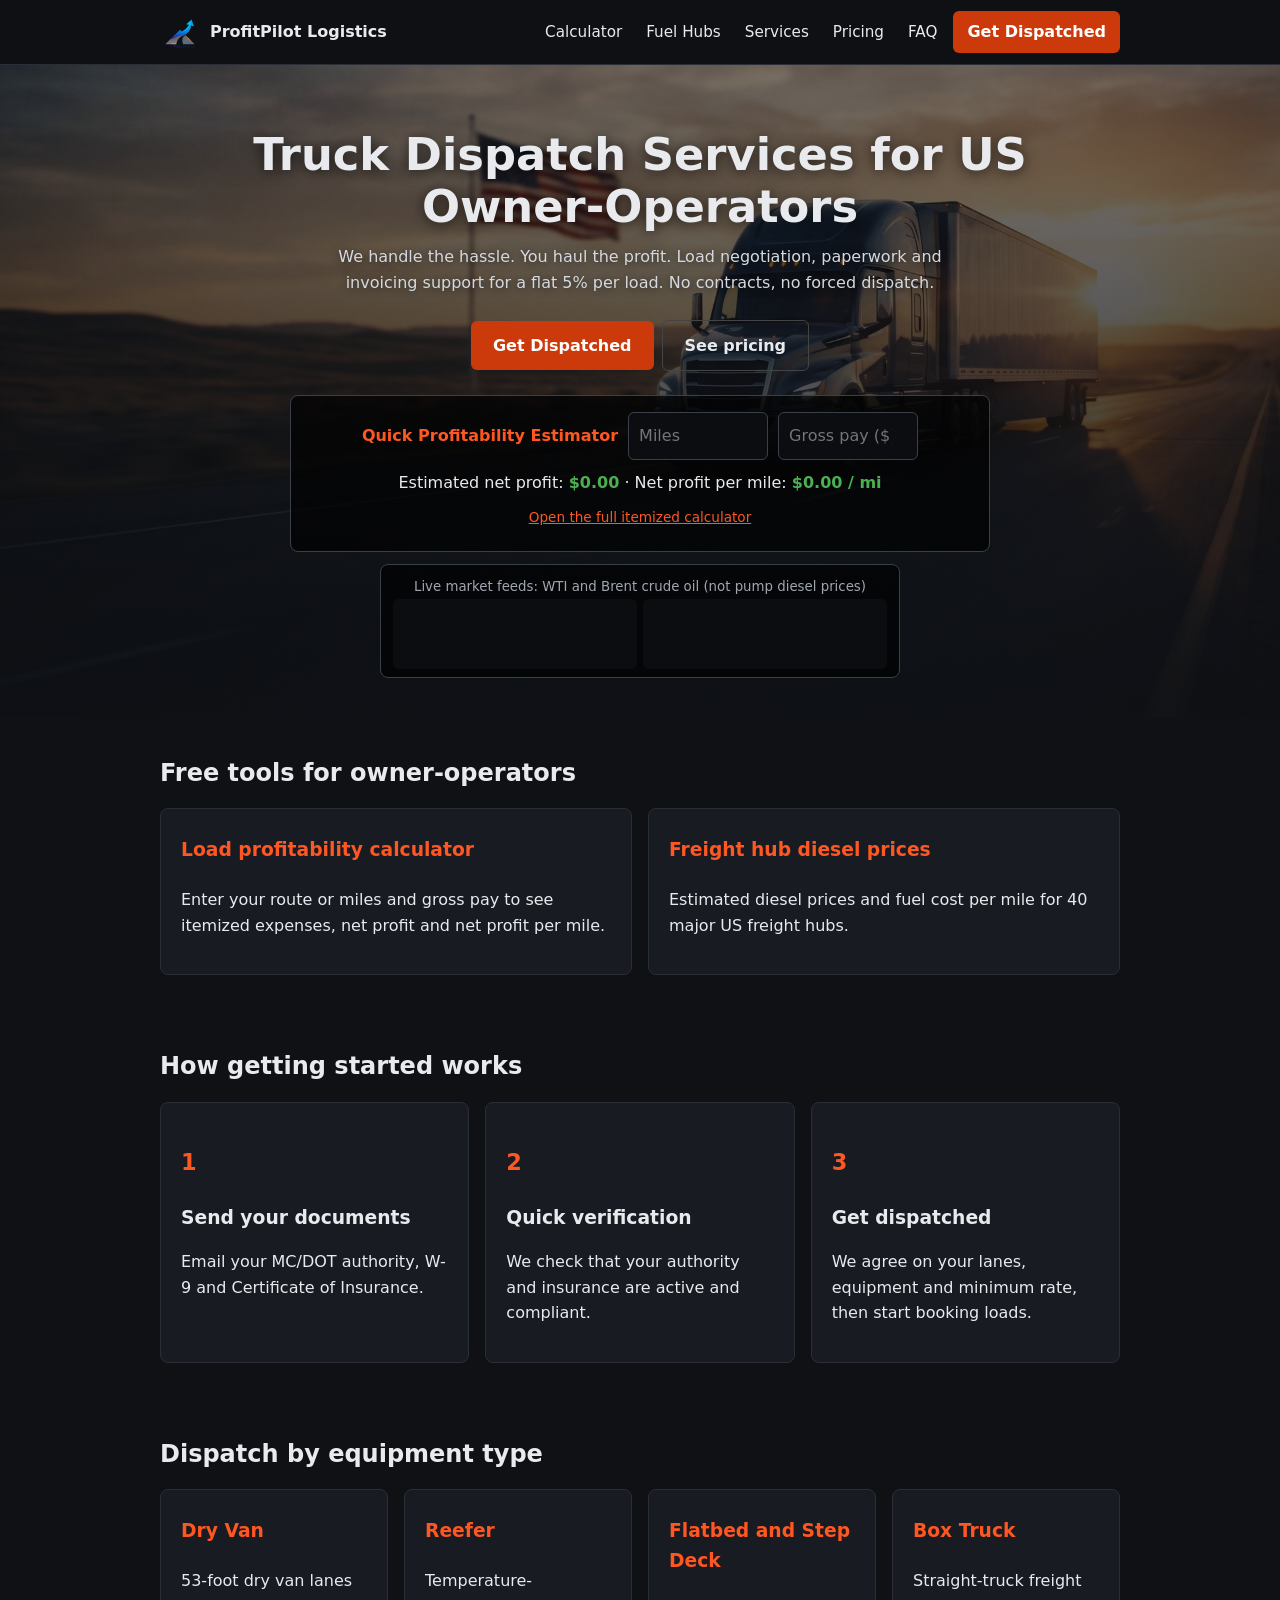
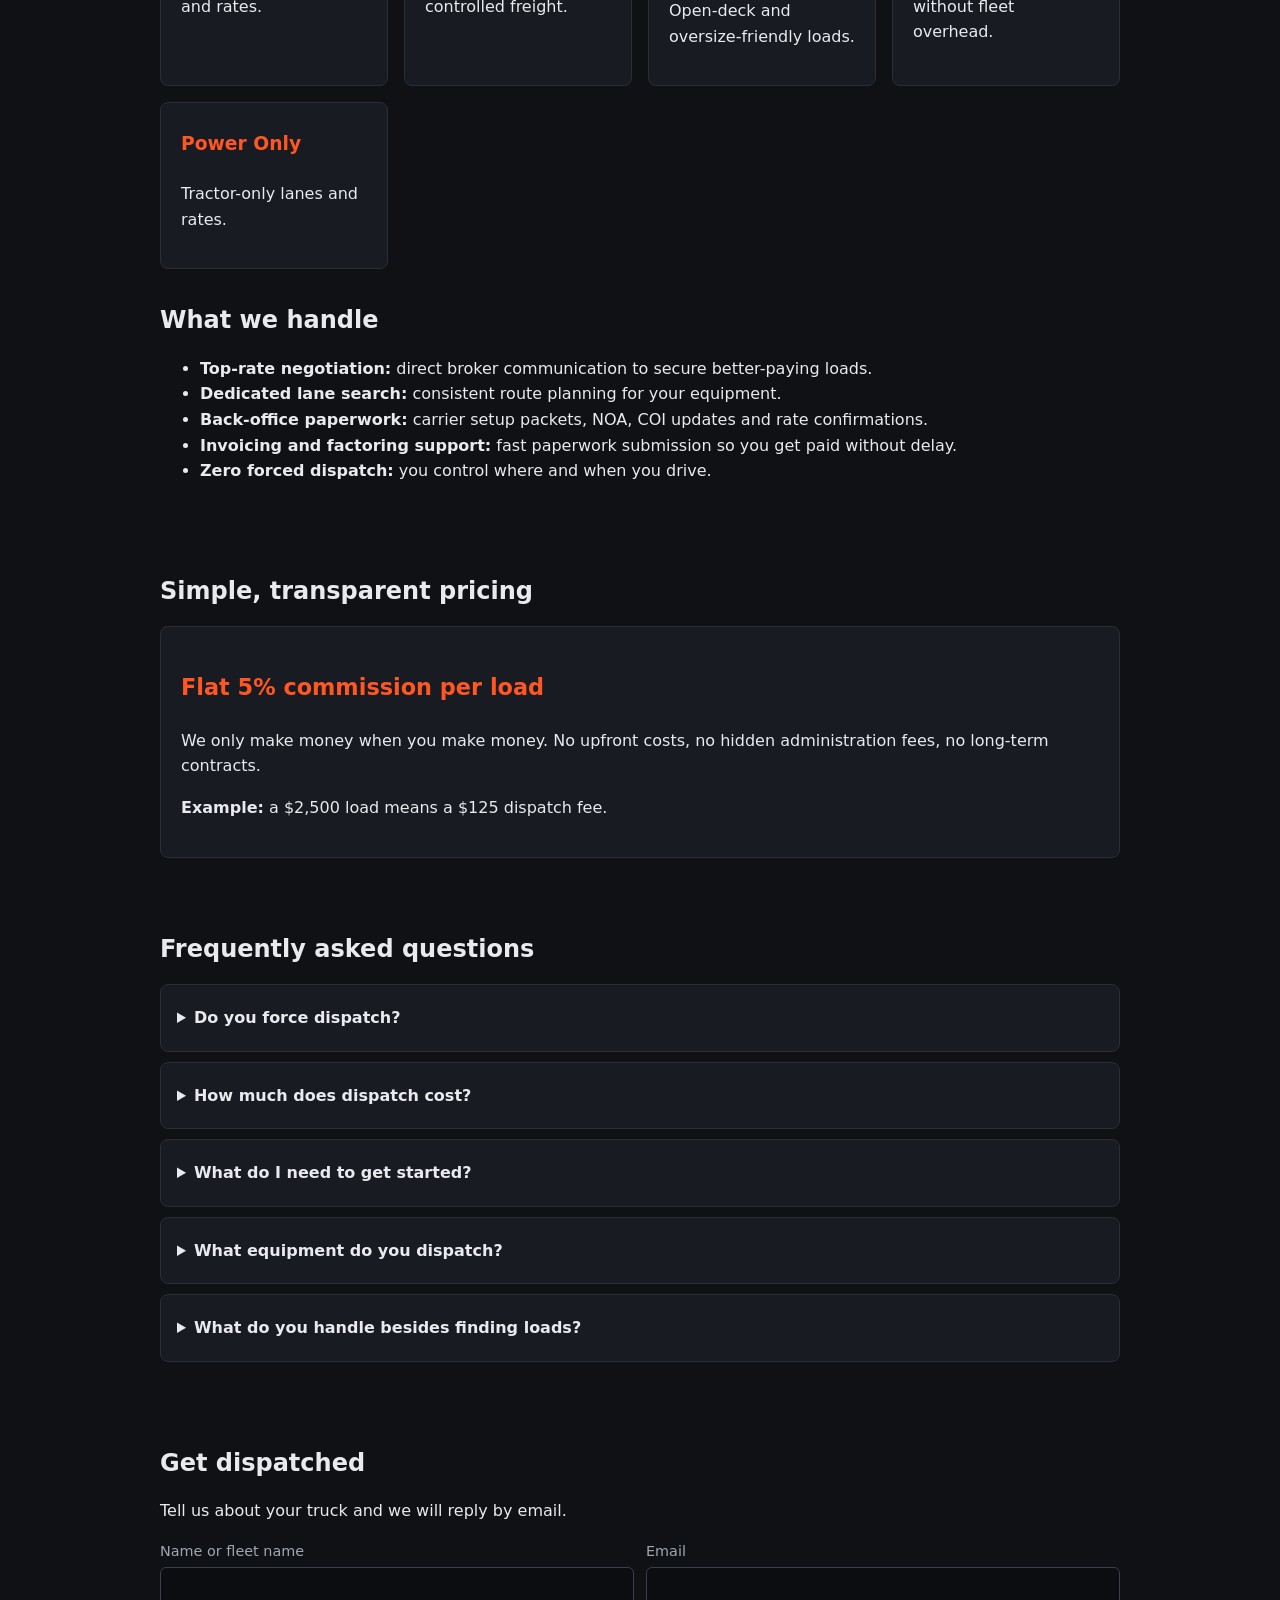
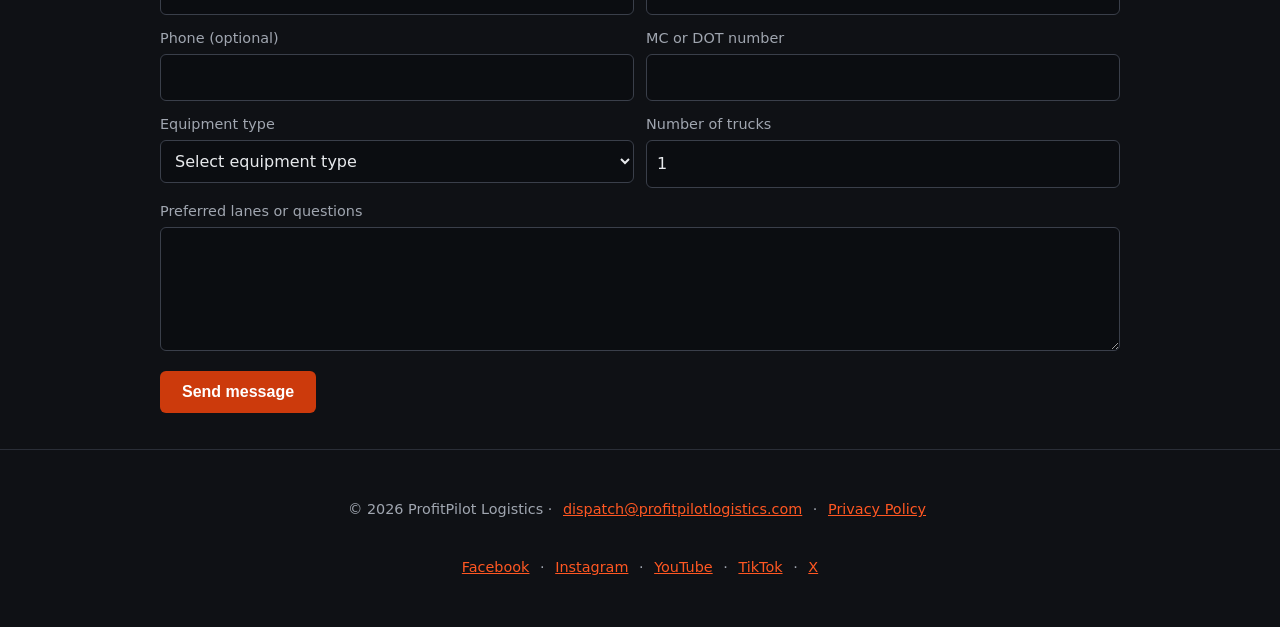
<file: index.html>
<!DOCTYPE html><html lang="en"><head><meta charset="utf-8"><meta name="viewport" content="width=device-width, initial-scale=1">
<title>Truck Dispatch Service | Flat 5% | ProfitPilot Logistics</title>
<meta name="description" content="Truck dispatch for US owner-operators. Flat 5%, no contracts. Free load profit calculator and diesel cost-per-mile tools.">
<link rel="canonical" href="https://profitpilotlogistics.com/">
<link rel="icon" href="images/favicon.png" type="image/png"><link rel="apple-touch-icon" href="images/logo.png">
<meta property="og:type" content="website"><meta property="og:title" content="ProfitPilot Logistics | Truck Dispatch Services"><meta property="og:description" content="Flat 5% truck dispatching for US owner-operators. No contracts."><meta property="og:url" content="https://profitpilotlogistics.com/"><meta property="og:image" content="https://profitpilotlogistics.com/images/logo.png"><meta name="twitter:card" content="summary">
<link rel="stylesheet" href="assets/css/site.css">
<script type="application/ld+json">{"@context":"https://schema.org","@type":"ProfessionalService","name":"ProfitPilot Logistics","url":"https://profitpilotlogistics.com/","logo":"https://profitpilotlogistics.com/images/logo.png","email":"dispatch@profitpilotlogistics.com","description":"Truck dispatching and back-office support for US owner-operators.","areaServed":{"@type":"Country","name":"United States"},"sameAs":["https://facebook.com/profitpilotlogistics","https://instagram.com/profitpilotlogistics","https://youtube.com/@profitpilotlogistics","https://tiktok.com/@profitpilotlogistics","https://x.com/profitpilotlog"]}</script>
<script type="application/ld+json">{"@context":"https://schema.org","@type":"FAQPage","mainEntity":[
{"@type":"Question","name":"Do you force dispatch?","acceptedAnswer":{"@type":"Answer","text":"Never. You keep 100% control over your routes and loads."}},
{"@type":"Question","name":"How much does dispatch cost?","acceptedAnswer":{"@type":"Answer","text":"A flat 5% commission per load, with no upfront costs, no hidden administration fees and no long-term contracts."}},
{"@type":"Question","name":"What do I need to get started?","acceptedAnswer":{"@type":"Answer","text":"An active MC/DOT authority, a W-9 and a Certificate of Insurance (COI). Email them to dispatch@profitpilotlogistics.com."}},
{"@type":"Question","name":"What equipment do you dispatch?","acceptedAnswer":{"@type":"Answer","text":"Dry van, reefer, flatbed and step deck, power only and box trucks."}},
{"@type":"Question","name":"What do you handle besides finding loads?","acceptedAnswer":{"@type":"Answer","text":"Rate negotiation with brokers, carrier setup packets, NOA and COI updates, rate confirmations, and invoicing and factoring paperwork."}}]}</script>
</head><body>
<header><div class="w"><a class="brand" href="./"><img src="images/logo.png" alt="ProfitPilot Logistics logo" width="40" height="40"><span>ProfitPilot Logistics</span></a>
<nav><a href="load-profit-calculator">Calculator</a><a href="fuel-hubs">Fuel Hubs</a><a href="./#services">Services</a><a href="./#pricing">Pricing</a><a href="./#faq">FAQ</a><a class="btn" style="padding:8px 14px;color:#fff" href="./#contact">Get Dispatched</a></nav></div></header>
<main>
<section class="hero truck"><div class="w"><h1>Truck Dispatch Services for US Owner-Operators</h1>
<p class="sub">We handle the hassle. You haul the profit. Load negotiation, paperwork and invoicing support for a flat 5% per load. No contracts, no forced dispatch.</p>
<a class="btn" href="#contact">Get Dispatched</a><a class="btn o" href="#pricing">See pricing</a>
<div class="est"><div class="r"><strong style="color:#ff5722">Quick Profitability Estimator</strong><input id="qm" type="number" min="0" placeholder="Miles" aria-label="Trip miles"><input id="qg" type="number" min="0" placeholder="Gross pay ($)" aria-label="Gross pay in dollars"></div>
<p style="margin:10px 0 0;text-align:center">Estimated net profit: <strong id="qn" class="pos">$0.00</strong> &middot; Net profit per mile: <strong id="qp" class="pos">$0.00 / mi</strong></p>
<p style="margin:6px 0 0;text-align:center;font-size:.85em"><a href="load-profit-calculator">Open the full itemized calculator</a></p></div>
<div class="tick"><small>Live market feeds: WTI and Brent crude oil (not pump diesel prices)</small><div id="tv" class="tvw"></div></div></div></section>
<section id="tools"><div class="w"><h2>Free tools for owner-operators</h2><div class="g">
<div class="c"><h3><a href="load-profit-calculator">Load profitability calculator</a></h3><p>Enter your route or miles and gross pay to see itemized expenses, net profit and net profit per mile.</p></div>
<div class="c"><h3><a href="fuel-hubs">Freight hub diesel prices</a></h3><p>Estimated diesel prices and fuel cost per mile for 40 major US freight hubs.</p></div></div></div></section>

<section id="how"><div class="w"><h2>How getting started works</h2><div class="g">
<div class="c"><p class="big">1</p><h3>Send your documents</h3><p>Email your MC/DOT authority, W-9 and Certificate of Insurance.</p></div>
<div class="c"><p class="big">2</p><h3>Quick verification</h3><p>We check that your authority and insurance are active and compliant.</p></div>
<div class="c"><p class="big">3</p><h3>Get dispatched</h3><p>We agree on your lanes, equipment and minimum rate, then start booking loads.</p></div></div></div></section>

<section id="services"><div class="w"><h2>Dispatch by equipment type</h2><div class="g">
<div class="c"><h3><a href="dry-van-dispatch">Dry Van</a></h3><p>53-foot dry van lanes and rates.</p></div>
<div class="c"><h3><a href="reefer-dispatch">Reefer</a></h3><p>Temperature-controlled freight.</p></div>
<div class="c"><h3><a href="flatbed-dispatch">Flatbed and Step Deck</a></h3><p>Open-deck and oversize-friendly loads.</p></div>
<div class="c"><h3><a href="box-truck-dispatch">Box Truck</a></h3><p>Straight-truck freight without fleet overhead.</p></div>
<div class="c"><h3><a href="power-only-dispatch">Power Only</a></h3><p>Tractor-only lanes and rates.</p></div></div>
<h2 style="margin-top:32px">What we handle</h2>
<ul><li><strong>Top-rate negotiation:</strong> direct broker communication to secure better-paying loads.</li>
<li><strong>Dedicated lane search:</strong> consistent route planning for your equipment.</li>
<li><strong>Back-office paperwork:</strong> carrier setup packets, NOA, COI updates and rate confirmations.</li>
<li><strong>Invoicing and factoring support:</strong> fast paperwork submission so you get paid without delay.</li>
<li><strong>Zero forced dispatch:</strong> you control where and when you drive.</li></ul></div></section>

<section id="pricing"><div class="w"><h2>Simple, transparent pricing</h2>
<div class="c"><p class="big">Flat 5% commission per load</p>
<p>We only make money when you make money. No upfront costs, no hidden administration fees, no long-term contracts.</p>
<p><strong>Example:</strong> a $2,500 load means a $125 dispatch fee.</p></div></div></section>

<section id="faq"><div class="w"><h2>Frequently asked questions</h2>
<details><summary>Do you force dispatch?</summary><p>Never. You keep 100% control over your routes and loads.</p></details>
<details><summary>How much does dispatch cost?</summary><p>A flat 5% commission per load, with no upfront costs, no hidden administration fees and no long-term contracts.</p></details>
<details><summary>What do I need to get started?</summary><p>An active MC/DOT authority, a W-9 and a Certificate of Insurance (COI). Email them to <a href="mailto:dispatch@profitpilotlogistics.com">dispatch@profitpilotlogistics.com</a>.</p></details>
<details><summary>What equipment do you dispatch?</summary><p>Dry van, reefer, flatbed and step deck, power only and box trucks.</p></details>
<details><summary>What do you handle besides finding loads?</summary><p>Rate negotiation with brokers, carrier setup packets, NOA and COI updates, rate confirmations, and invoicing and factoring paperwork.</p></details></div></section>

<section id="contact"><div class="w"><h2>Get dispatched</h2><p>Tell us about your truck and we will reply by email.</p>
<form method="post" action="https://formspree.io/f/xppqkqrb">
<input type="text" name="_gotcha" style="display:none" tabindex="-1" autocomplete="off">
<div><label for="name">Name or fleet name</label><input id="name" name="name" maxlength="80" required></div>
<div><label for="email">Email</label><input id="email" name="email" type="email" maxlength="100" required></div>
<div><label for="phone">Phone (optional)</label><input id="phone" name="phone" type="tel" maxlength="20"></div>
<div><label for="mc">MC or DOT number</label><input id="mc" name="mc_dot" maxlength="20"></div>
<div><label for="eq">Equipment type</label><select id="eq" name="equipment" required><option value="" disabled selected>Select equipment type</option><option>Dry Van</option><option>Reefer</option><option>Flatbed</option><option>Step Deck</option><option>Power Only</option><option>Box Truck</option><optgroup label="More equipment types"><option>Hotshot</option><option>Conestoga</option><option>Lowboy / RGN</option><option>Sprinter / Cargo Van</option><option>Container / Intermodal</option><option>Tanker</option><option>Car Hauler</option></optgroup><option>Other</option></select></div>
<div><label for="trucks">Number of trucks</label><input id="trucks" name="trucks" type="number" min="1" max="999" value="1"></div>
<div class="f" id="eqo-wrap" hidden><label for="eqo">Please write your vehicle type</label><input id="eqo" name="equipment_other" maxlength="40" placeholder="e.g. Dump truck or Pilot car (max 40 characters)"></div>
<div class="f"><label for="msg">Preferred lanes or questions</label><textarea id="msg" name="message" rows="4" maxlength="1500"></textarea></div>
<div class="f"><button class="btn" type="submit">Send message</button></div></form>
<script>(function(){var e=document.getElementById("eq"),w=document.getElementById("eqo-wrap"),i=document.getElementById("eqo");e.addEventListener("change",function(){var o=e.value==="Other";w.hidden=!o;i.required=o;if(o)i.focus();else i.value=""})})()</script></div></section>
</main>
<footer><div class="w"><p>&copy; 2026 ProfitPilot Logistics &middot; <a href="mailto:dispatch@profitpilotlogistics.com">dispatch@profitpilotlogistics.com</a> &middot; <a href="privacy">Privacy Policy</a></p>
<p><a href="https://facebook.com/profitpilotlogistics" target="_blank" rel="noopener noreferrer">Facebook</a> &middot; <a href="https://instagram.com/profitpilotlogistics" target="_blank" rel="noopener noreferrer">Instagram</a> &middot; <a href="https://youtube.com/@profitpilotlogistics" target="_blank" rel="noopener noreferrer">YouTube</a> &middot; <a href="https://tiktok.com/@profitpilotlogistics" target="_blank" rel="noopener noreferrer">TikTok</a> &middot; <a href="https://x.com/profitpilotlog" target="_blank" rel="noopener noreferrer">X</a></p></div></footer><script src="assets/js/site.js" defer></script></body></html>
</file>
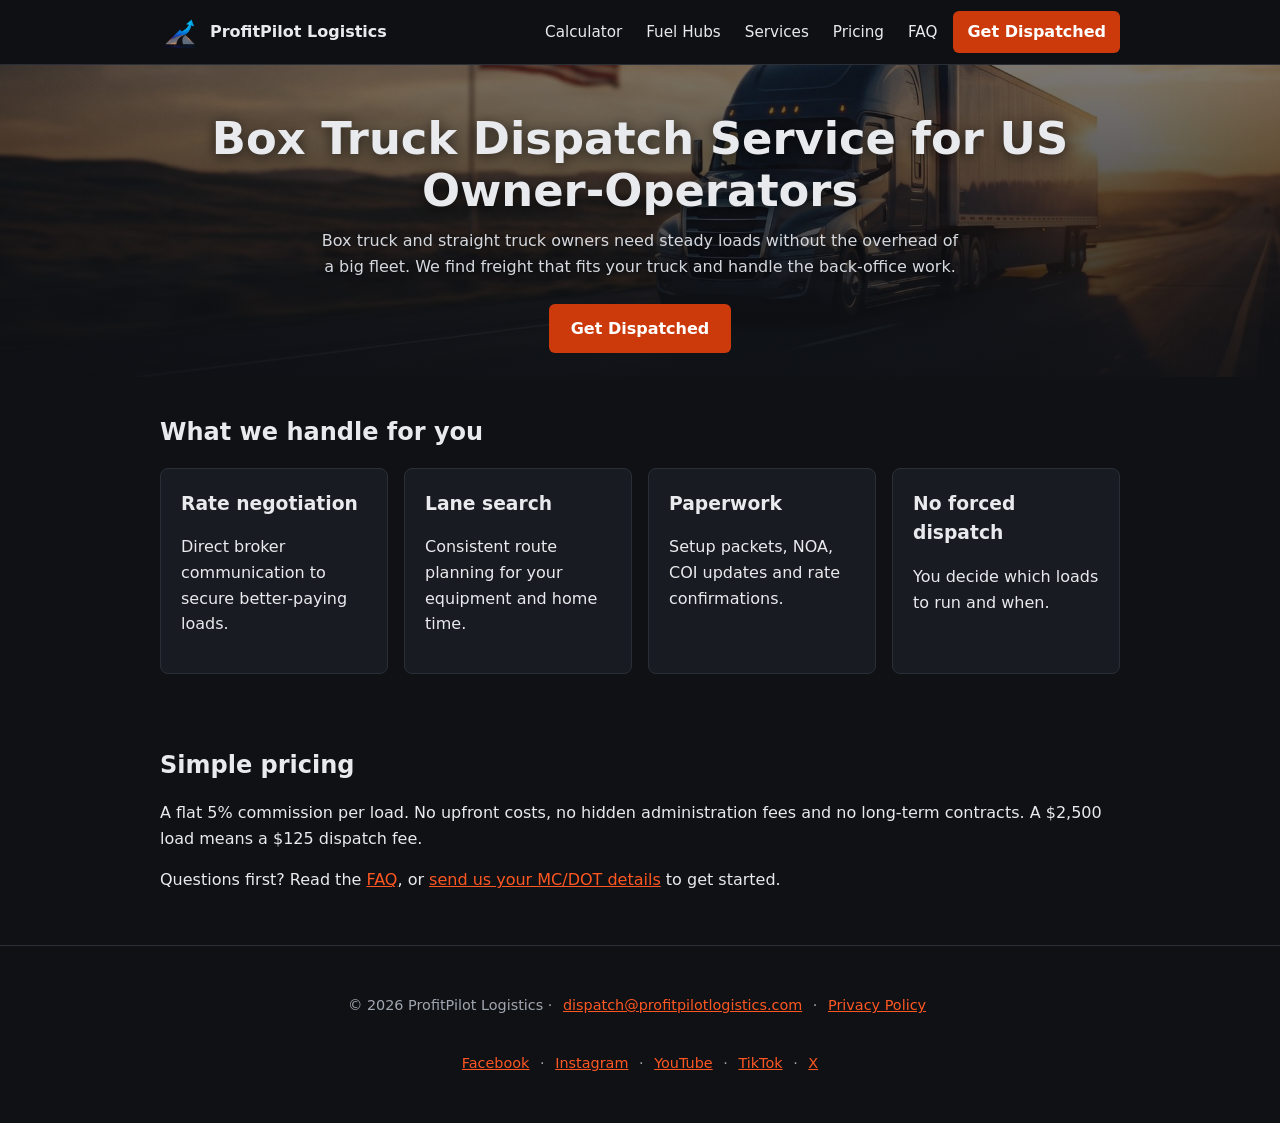
<file: box-truck-dispatch.html>
<!DOCTYPE html><html lang="en"><head><meta charset="utf-8"><meta name="viewport" content="width=device-width, initial-scale=1">
<title>Box Truck Dispatch Service for Owner-Operators | ProfitPilot Logistics</title>
<meta name="description" content="Box Truck dispatching for US owner-operators. Rate negotiation, paperwork and invoicing support for a flat 5% per load. No contracts.">
<link rel="canonical" href="https://profitpilotlogistics.com/box-truck-dispatch">
<link rel="icon" href="images/favicon.png" type="image/png">
<meta property="og:type" content="website"><meta property="og:title" content="Box Truck Dispatch Service | ProfitPilot Logistics"><meta property="og:url" content="https://profitpilotlogistics.com/box-truck-dispatch"><meta property="og:image" content="https://profitpilotlogistics.com/images/logo.png">
<link rel="stylesheet" href="assets/css/site.css"></head><body>
<header><div class="w"><a class="brand" href="./"><img src="images/logo.png" alt="ProfitPilot Logistics logo" width="40" height="40"><span>ProfitPilot Logistics</span></a>
<nav><a href="load-profit-calculator">Calculator</a><a href="fuel-hubs">Fuel Hubs</a><a href="./#services">Services</a><a href="./#pricing">Pricing</a><a href="./#faq">FAQ</a><a class="btn" style="padding:8px 14px;color:#fff" href="./#contact">Get Dispatched</a></nav></div></header>
<main><section class="hero" style="padding:48px 0 24px"><div class="w"><h1>Box Truck Dispatch Service for US Owner-Operators</h1><p class="sub">Box truck and straight truck owners need steady loads without the overhead of a big fleet. We find freight that fits your truck and handle the back-office work.</p><a class="btn" href="./#contact">Get Dispatched</a></div></section>
<section><div class="w"><h2>What we handle for you</h2><div class="g">
<div class="c"><h3>Rate negotiation</h3><p>Direct broker communication to secure better-paying loads.</p></div>
<div class="c"><h3>Lane search</h3><p>Consistent route planning for your equipment and home time.</p></div>
<div class="c"><h3>Paperwork</h3><p>Setup packets, NOA, COI updates and rate confirmations.</p></div>
<div class="c"><h3>No forced dispatch</h3><p>You decide which loads to run and when.</p></div></div></div></section>
<section><div class="w"><h2>Simple pricing</h2><p>A flat 5% commission per load. No upfront costs, no hidden administration fees and no long-term contracts. A $2,500 load means a $125 dispatch fee.</p>
<p>Questions first? Read the <a href="./#faq">FAQ</a>, or <a href="./#contact">send us your MC/DOT details</a> to get started.</p></div></section></main>
<footer><div class="w"><p>&copy; 2026 ProfitPilot Logistics &middot; <a href="mailto:dispatch@profitpilotlogistics.com">dispatch@profitpilotlogistics.com</a> &middot; <a href="privacy">Privacy Policy</a></p>
<p><a href="https://facebook.com/profitpilotlogistics" target="_blank" rel="noopener noreferrer">Facebook</a> &middot; <a href="https://instagram.com/profitpilotlogistics" target="_blank" rel="noopener noreferrer">Instagram</a> &middot; <a href="https://youtube.com/@profitpilotlogistics" target="_blank" rel="noopener noreferrer">YouTube</a> &middot; <a href="https://tiktok.com/@profitpilotlogistics" target="_blank" rel="noopener noreferrer">TikTok</a> &middot; <a href="https://x.com/profitpilotlog" target="_blank" rel="noopener noreferrer">X</a></p></div></footer></body></html>
</file>
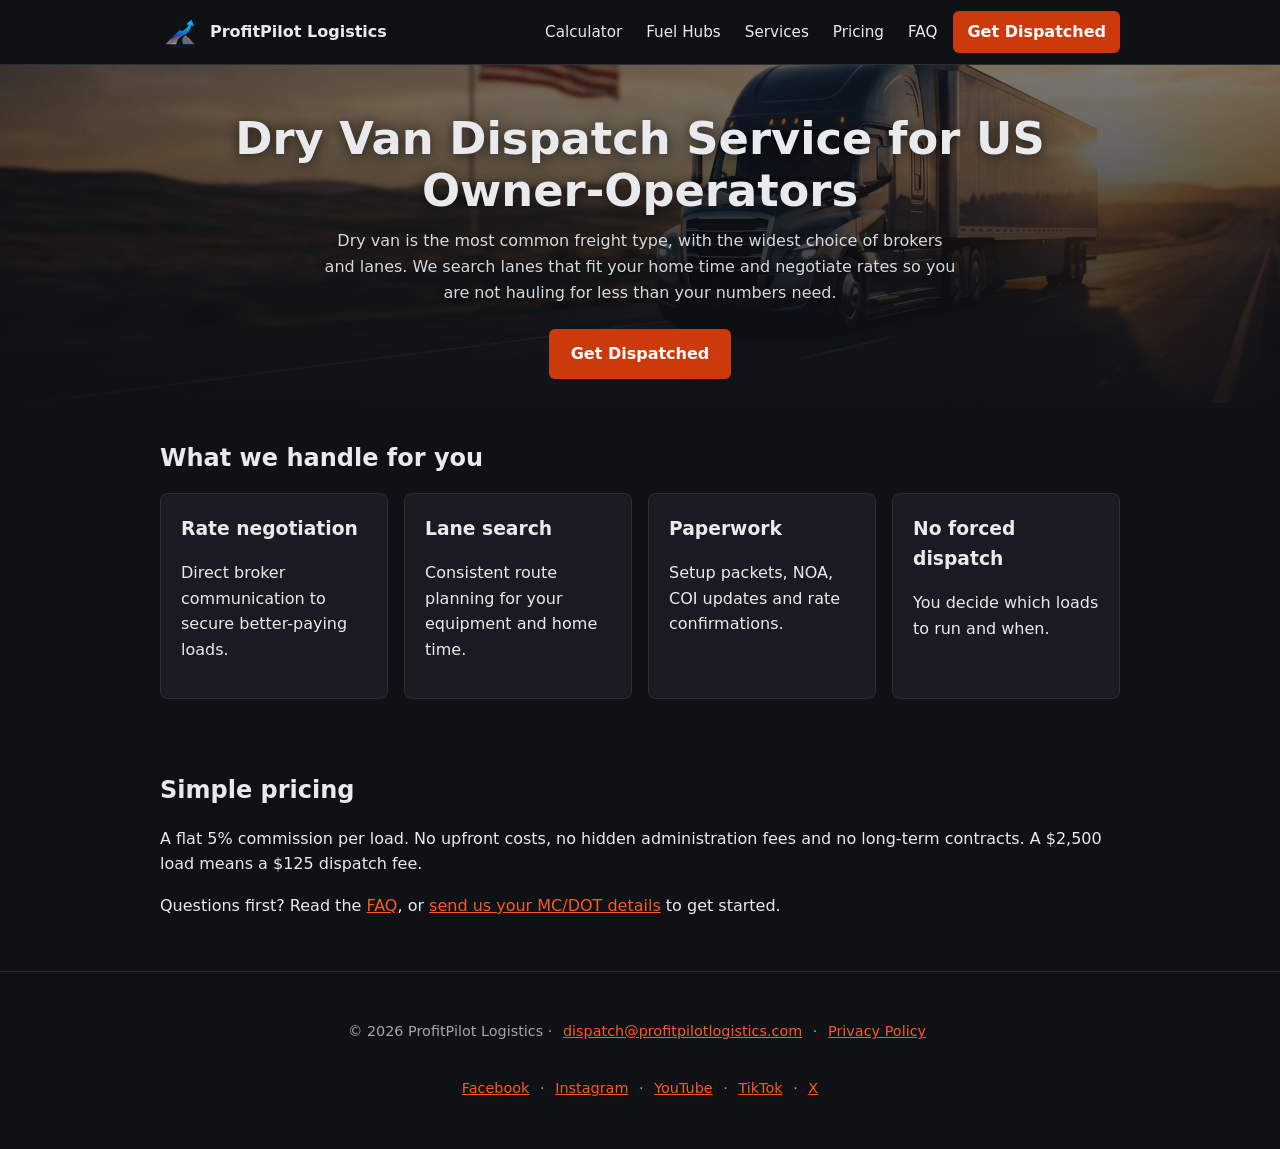
<file: dry-van-dispatch.html>
<!DOCTYPE html><html lang="en"><head><meta charset="utf-8"><meta name="viewport" content="width=device-width, initial-scale=1">
<title>Dry Van Dispatch Service for Owner-Operators | ProfitPilot Logistics</title>
<meta name="description" content="Dry Van dispatching for US owner-operators. Rate negotiation, paperwork and invoicing support for a flat 5% per load. No contracts.">
<link rel="canonical" href="https://profitpilotlogistics.com/dry-van-dispatch">
<link rel="icon" href="images/favicon.png" type="image/png">
<meta property="og:type" content="website"><meta property="og:title" content="Dry Van Dispatch Service | ProfitPilot Logistics"><meta property="og:url" content="https://profitpilotlogistics.com/dry-van-dispatch"><meta property="og:image" content="https://profitpilotlogistics.com/images/logo.png">
<link rel="stylesheet" href="assets/css/site.css"></head><body>
<header><div class="w"><a class="brand" href="./"><img src="images/logo.png" alt="ProfitPilot Logistics logo" width="40" height="40"><span>ProfitPilot Logistics</span></a>
<nav><a href="load-profit-calculator">Calculator</a><a href="fuel-hubs">Fuel Hubs</a><a href="./#services">Services</a><a href="./#pricing">Pricing</a><a href="./#faq">FAQ</a><a class="btn" style="padding:8px 14px;color:#fff" href="./#contact">Get Dispatched</a></nav></div></header>
<main><section class="hero" style="padding:48px 0 24px"><div class="w"><h1>Dry Van Dispatch Service for US Owner-Operators</h1><p class="sub">Dry van is the most common freight type, with the widest choice of brokers and lanes. We search lanes that fit your home time and negotiate rates so you are not hauling for less than your numbers need.</p><a class="btn" href="./#contact">Get Dispatched</a></div></section>
<section><div class="w"><h2>What we handle for you</h2><div class="g">
<div class="c"><h3>Rate negotiation</h3><p>Direct broker communication to secure better-paying loads.</p></div>
<div class="c"><h3>Lane search</h3><p>Consistent route planning for your equipment and home time.</p></div>
<div class="c"><h3>Paperwork</h3><p>Setup packets, NOA, COI updates and rate confirmations.</p></div>
<div class="c"><h3>No forced dispatch</h3><p>You decide which loads to run and when.</p></div></div></div></section>
<section><div class="w"><h2>Simple pricing</h2><p>A flat 5% commission per load. No upfront costs, no hidden administration fees and no long-term contracts. A $2,500 load means a $125 dispatch fee.</p>
<p>Questions first? Read the <a href="./#faq">FAQ</a>, or <a href="./#contact">send us your MC/DOT details</a> to get started.</p></div></section></main>
<footer><div class="w"><p>&copy; 2026 ProfitPilot Logistics &middot; <a href="mailto:dispatch@profitpilotlogistics.com">dispatch@profitpilotlogistics.com</a> &middot; <a href="privacy">Privacy Policy</a></p>
<p><a href="https://facebook.com/profitpilotlogistics" target="_blank" rel="noopener noreferrer">Facebook</a> &middot; <a href="https://instagram.com/profitpilotlogistics" target="_blank" rel="noopener noreferrer">Instagram</a> &middot; <a href="https://youtube.com/@profitpilotlogistics" target="_blank" rel="noopener noreferrer">YouTube</a> &middot; <a href="https://tiktok.com/@profitpilotlogistics" target="_blank" rel="noopener noreferrer">TikTok</a> &middot; <a href="https://x.com/profitpilotlog" target="_blank" rel="noopener noreferrer">X</a></p></div></footer></body></html>
</file>
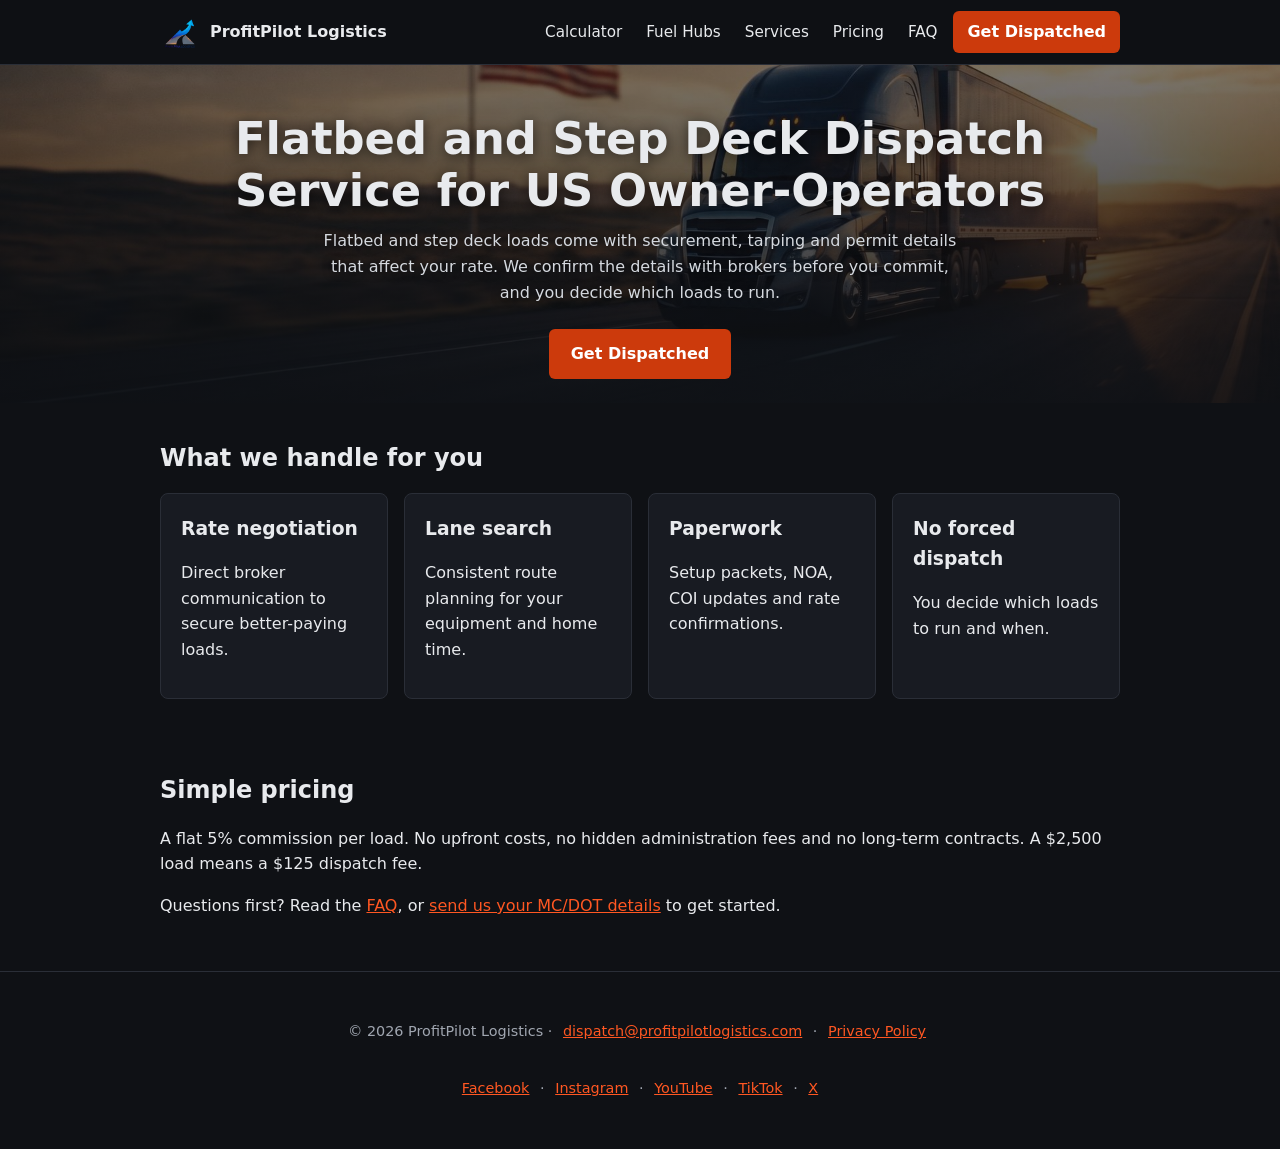
<file: flatbed-dispatch.html>
<!DOCTYPE html><html lang="en"><head><meta charset="utf-8"><meta name="viewport" content="width=device-width, initial-scale=1">
<title>Flatbed and Step Deck Dispatch Service for Owner-Operators | ProfitPilot Logistics</title>
<meta name="description" content="Flatbed and Step Deck dispatching for US owner-operators. Rate negotiation, paperwork and invoicing support for a flat 5% per load. No contracts.">
<link rel="canonical" href="https://profitpilotlogistics.com/flatbed-dispatch">
<link rel="icon" href="images/favicon.png" type="image/png">
<meta property="og:type" content="website"><meta property="og:title" content="Flatbed and Step Deck Dispatch Service | ProfitPilot Logistics"><meta property="og:url" content="https://profitpilotlogistics.com/flatbed-dispatch"><meta property="og:image" content="https://profitpilotlogistics.com/images/logo.png">
<link rel="stylesheet" href="assets/css/site.css"></head><body>
<header><div class="w"><a class="brand" href="./"><img src="images/logo.png" alt="ProfitPilot Logistics logo" width="40" height="40"><span>ProfitPilot Logistics</span></a>
<nav><a href="load-profit-calculator">Calculator</a><a href="fuel-hubs">Fuel Hubs</a><a href="./#services">Services</a><a href="./#pricing">Pricing</a><a href="./#faq">FAQ</a><a class="btn" style="padding:8px 14px;color:#fff" href="./#contact">Get Dispatched</a></nav></div></header>
<main><section class="hero" style="padding:48px 0 24px"><div class="w"><h1>Flatbed and Step Deck Dispatch Service for US Owner-Operators</h1><p class="sub">Flatbed and step deck loads come with securement, tarping and permit details that affect your rate. We confirm the details with brokers before you commit, and you decide which loads to run.</p><a class="btn" href="./#contact">Get Dispatched</a></div></section>
<section><div class="w"><h2>What we handle for you</h2><div class="g">
<div class="c"><h3>Rate negotiation</h3><p>Direct broker communication to secure better-paying loads.</p></div>
<div class="c"><h3>Lane search</h3><p>Consistent route planning for your equipment and home time.</p></div>
<div class="c"><h3>Paperwork</h3><p>Setup packets, NOA, COI updates and rate confirmations.</p></div>
<div class="c"><h3>No forced dispatch</h3><p>You decide which loads to run and when.</p></div></div></div></section>
<section><div class="w"><h2>Simple pricing</h2><p>A flat 5% commission per load. No upfront costs, no hidden administration fees and no long-term contracts. A $2,500 load means a $125 dispatch fee.</p>
<p>Questions first? Read the <a href="./#faq">FAQ</a>, or <a href="./#contact">send us your MC/DOT details</a> to get started.</p></div></section></main>
<footer><div class="w"><p>&copy; 2026 ProfitPilot Logistics &middot; <a href="mailto:dispatch@profitpilotlogistics.com">dispatch@profitpilotlogistics.com</a> &middot; <a href="privacy">Privacy Policy</a></p>
<p><a href="https://facebook.com/profitpilotlogistics" target="_blank" rel="noopener noreferrer">Facebook</a> &middot; <a href="https://instagram.com/profitpilotlogistics" target="_blank" rel="noopener noreferrer">Instagram</a> &middot; <a href="https://youtube.com/@profitpilotlogistics" target="_blank" rel="noopener noreferrer">YouTube</a> &middot; <a href="https://tiktok.com/@profitpilotlogistics" target="_blank" rel="noopener noreferrer">TikTok</a> &middot; <a href="https://x.com/profitpilotlog" target="_blank" rel="noopener noreferrer">X</a></p></div></footer></body></html>
</file>
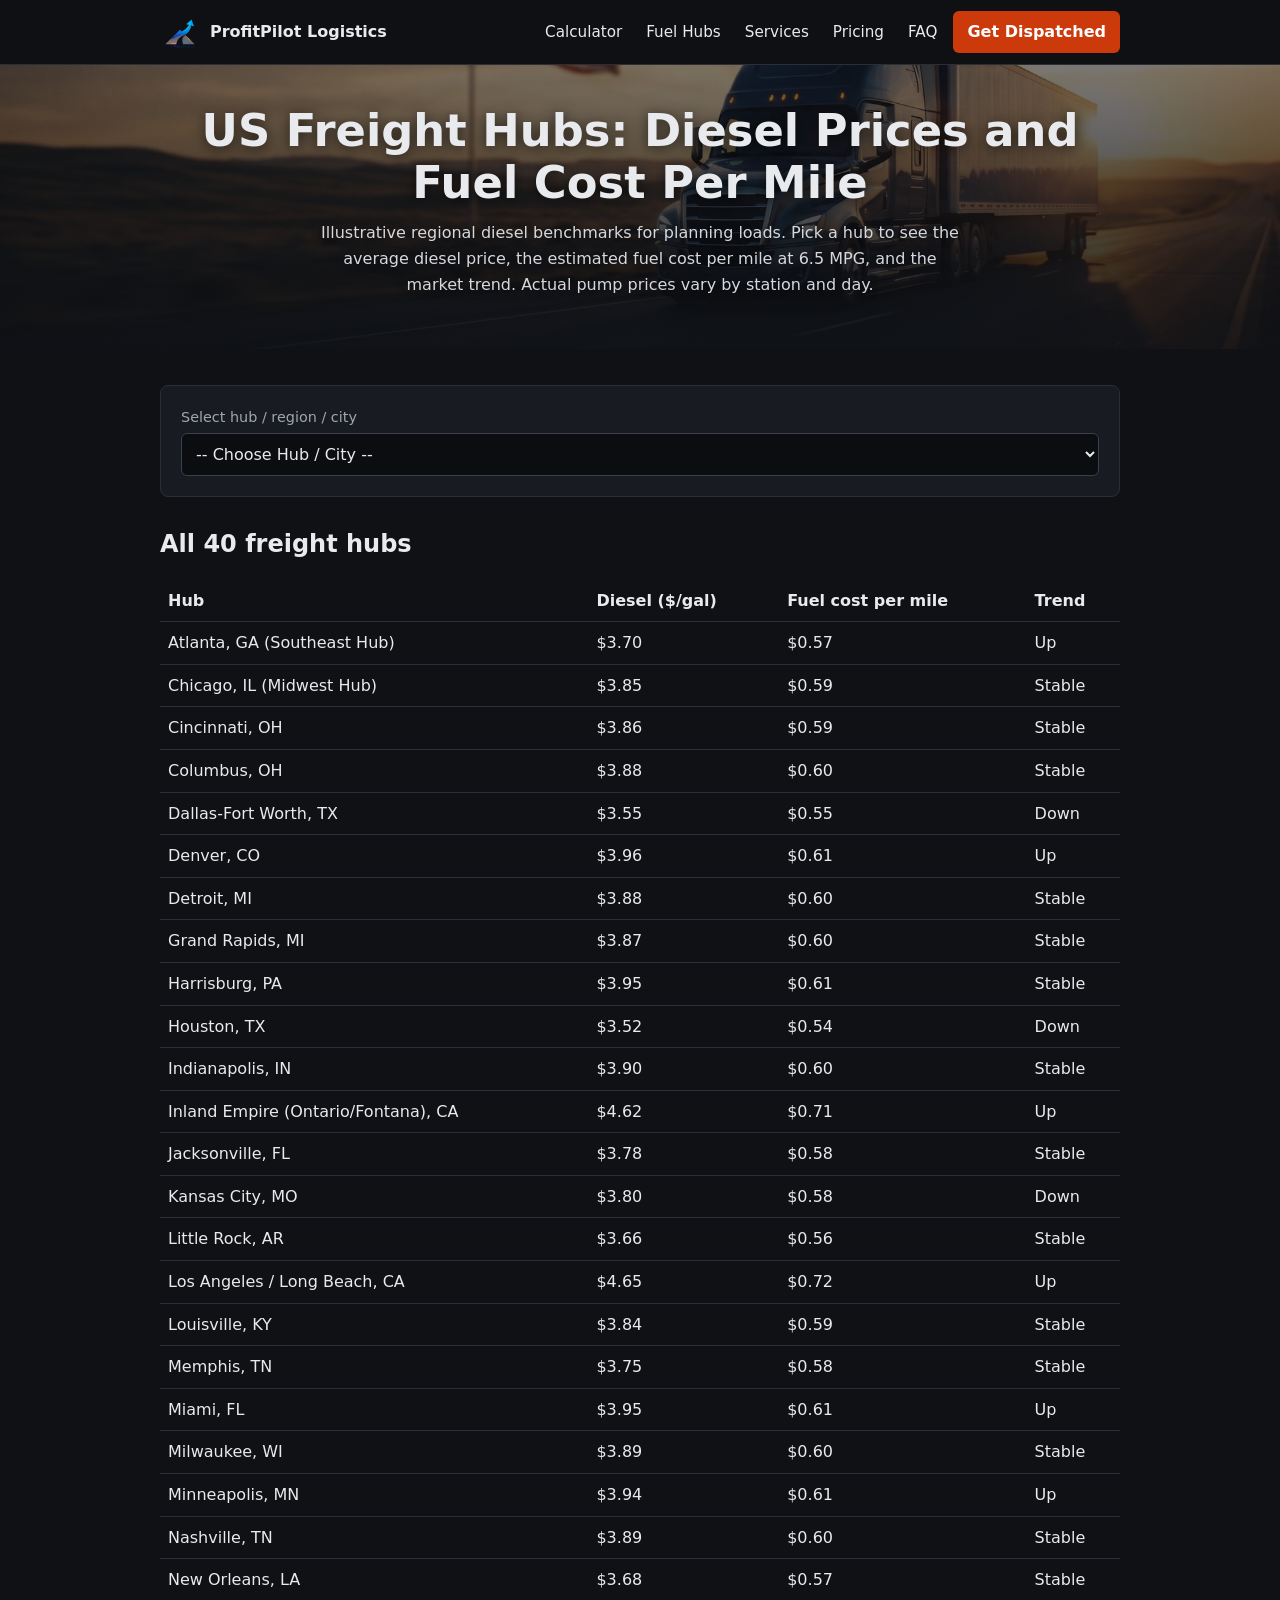
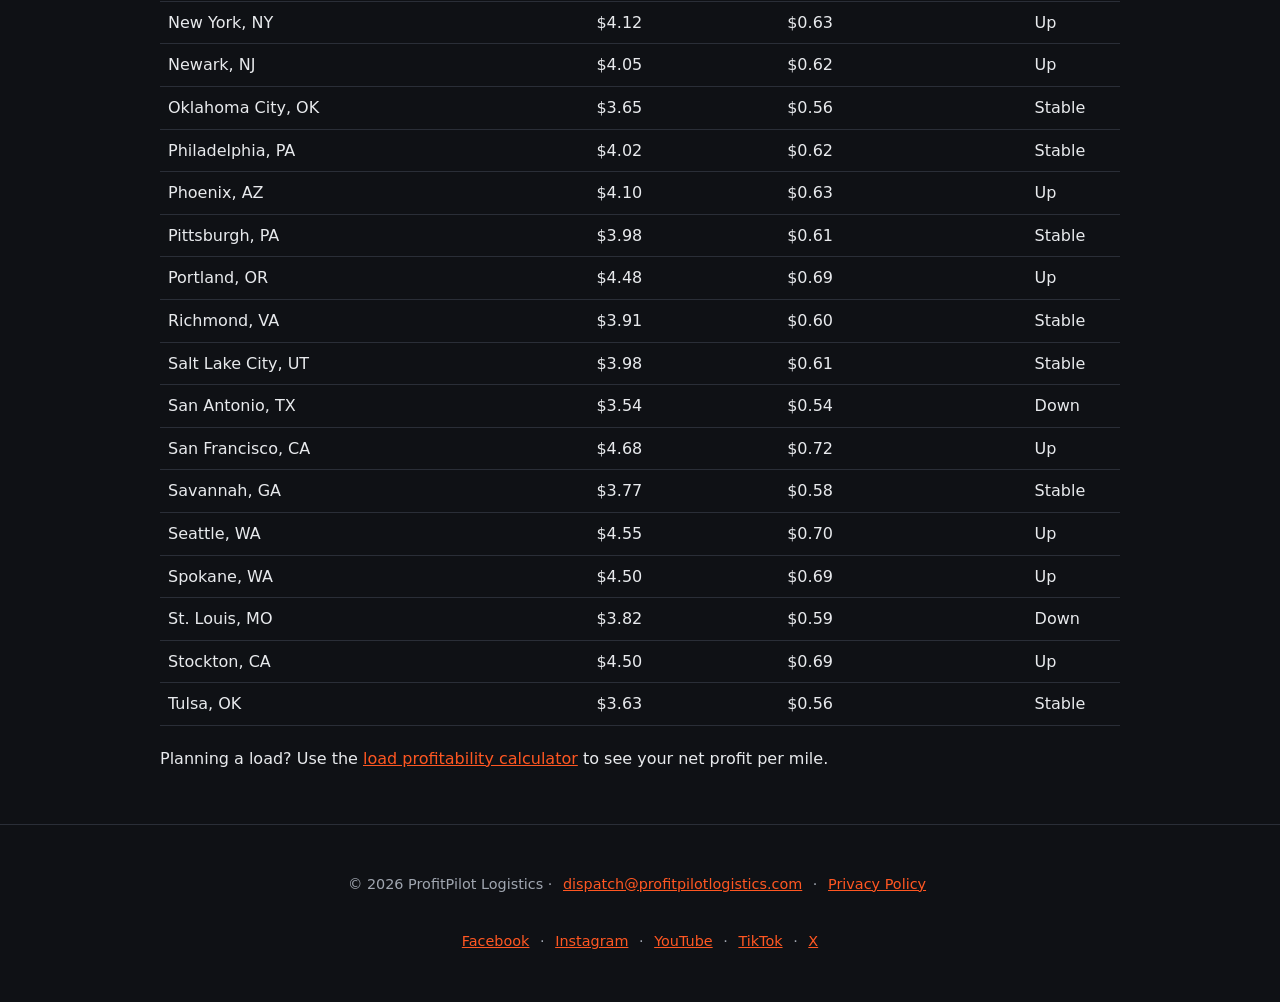
<file: fuel-hubs.html>
<!DOCTYPE html><html lang="en"><head><meta charset="utf-8"><meta name="viewport" content="width=device-width, initial-scale=1"><title>Freight Hub Diesel Prices and Cost Per Mile | ProfitPilot</title><meta name="description" content="Estimated diesel prices and fuel cost per mile for 40 major US freight hubs. Plan fuel costs for your next load."><link rel="canonical" href="https://profitpilotlogistics.com/fuel-hubs"><link rel="icon" href="images/favicon.png" type="image/png"><meta property="og:type" content="website"><meta property="og:title" content="Freight Hub Diesel Prices and Cost Per Mile | ProfitPilot"><meta property="og:description" content="Estimated diesel prices and fuel cost per mile for 40 major US freight hubs. Plan fuel costs for your next load."><meta property="og:url" content="https://profitpilotlogistics.com/fuel-hubs"><meta property="og:image" content="https://profitpilotlogistics.com/images/logo.png"><meta name="twitter:card" content="summary"><link rel="stylesheet" href="assets/css/site.css"></head><body>
<header><div class="w"><a class="brand" href="./"><img src="images/logo.png" alt="ProfitPilot Logistics logo" width="40" height="40"><span>ProfitPilot Logistics</span></a>
<nav><a href="load-profit-calculator">Calculator</a><a href="fuel-hubs">Fuel Hubs</a><a href="./#services">Services</a><a href="./#pricing">Pricing</a><a href="./#faq">FAQ</a><a class="btn" style="padding:8px 14px;color:#fff" href="./#contact">Get Dispatched</a></nav></div></header>
<main><section class="hero" style="padding:40px 0 28px"><div class="w"><h1>US Freight Hubs: Diesel Prices and Fuel Cost Per Mile</h1><p class="sub">Illustrative regional diesel benchmarks for planning loads. Pick a hub to see the average diesel price, the estimated fuel cost per mile at 6.5 MPG, and the market trend. Actual pump prices vary by station and day.</p></div></section>
<section><div class="w">
<div class="c"><label for="hubsel">Select hub / region / city</label><select id="hubsel"></select><p id="hubres" hidden style="margin:12px 0 0"></p></div>
<h2 style="margin-top:28px">All 40 freight hubs</h2><div class="scroll"><table id="hubs"><thead><tr><th>Hub</th><th>Diesel ($/gal)</th><th>Fuel cost per mile</th><th>Trend</th></tr></thead><tbody><tr><td>Atlanta, GA (Southeast Hub)</td><td>$3.70</td><td>$0.57</td><td>Up</td></tr><tr><td>Chicago, IL (Midwest Hub)</td><td>$3.85</td><td>$0.59</td><td>Stable</td></tr><tr><td>Cincinnati, OH</td><td>$3.86</td><td>$0.59</td><td>Stable</td></tr><tr><td>Columbus, OH</td><td>$3.88</td><td>$0.60</td><td>Stable</td></tr><tr><td>Dallas-Fort Worth, TX</td><td>$3.55</td><td>$0.55</td><td>Down</td></tr><tr><td>Denver, CO</td><td>$3.96</td><td>$0.61</td><td>Up</td></tr><tr><td>Detroit, MI</td><td>$3.88</td><td>$0.60</td><td>Stable</td></tr><tr><td>Grand Rapids, MI</td><td>$3.87</td><td>$0.60</td><td>Stable</td></tr><tr><td>Harrisburg, PA</td><td>$3.95</td><td>$0.61</td><td>Stable</td></tr><tr><td>Houston, TX</td><td>$3.52</td><td>$0.54</td><td>Down</td></tr><tr><td>Indianapolis, IN</td><td>$3.90</td><td>$0.60</td><td>Stable</td></tr><tr><td>Inland Empire (Ontario/Fontana), CA</td><td>$4.62</td><td>$0.71</td><td>Up</td></tr><tr><td>Jacksonville, FL</td><td>$3.78</td><td>$0.58</td><td>Stable</td></tr><tr><td>Kansas City, MO</td><td>$3.80</td><td>$0.58</td><td>Down</td></tr><tr><td>Little Rock, AR</td><td>$3.66</td><td>$0.56</td><td>Stable</td></tr><tr><td>Los Angeles / Long Beach, CA</td><td>$4.65</td><td>$0.72</td><td>Up</td></tr><tr><td>Louisville, KY</td><td>$3.84</td><td>$0.59</td><td>Stable</td></tr><tr><td>Memphis, TN</td><td>$3.75</td><td>$0.58</td><td>Stable</td></tr><tr><td>Miami, FL</td><td>$3.95</td><td>$0.61</td><td>Up</td></tr><tr><td>Milwaukee, WI</td><td>$3.89</td><td>$0.60</td><td>Stable</td></tr><tr><td>Minneapolis, MN</td><td>$3.94</td><td>$0.61</td><td>Up</td></tr><tr><td>Nashville, TN</td><td>$3.89</td><td>$0.60</td><td>Stable</td></tr><tr><td>New Orleans, LA</td><td>$3.68</td><td>$0.57</td><td>Stable</td></tr><tr><td>New York, NY</td><td>$4.12</td><td>$0.63</td><td>Up</td></tr><tr><td>Newark, NJ</td><td>$4.05</td><td>$0.62</td><td>Up</td></tr><tr><td>Oklahoma City, OK</td><td>$3.65</td><td>$0.56</td><td>Stable</td></tr><tr><td>Philadelphia, PA</td><td>$4.02</td><td>$0.62</td><td>Stable</td></tr><tr><td>Phoenix, AZ</td><td>$4.10</td><td>$0.63</td><td>Up</td></tr><tr><td>Pittsburgh, PA</td><td>$3.98</td><td>$0.61</td><td>Stable</td></tr><tr><td>Portland, OR</td><td>$4.48</td><td>$0.69</td><td>Up</td></tr><tr><td>Richmond, VA</td><td>$3.91</td><td>$0.60</td><td>Stable</td></tr><tr><td>Salt Lake City, UT</td><td>$3.98</td><td>$0.61</td><td>Stable</td></tr><tr><td>San Antonio, TX</td><td>$3.54</td><td>$0.54</td><td>Down</td></tr><tr><td>San Francisco, CA</td><td>$4.68</td><td>$0.72</td><td>Up</td></tr><tr><td>Savannah, GA</td><td>$3.77</td><td>$0.58</td><td>Stable</td></tr><tr><td>Seattle, WA</td><td>$4.55</td><td>$0.70</td><td>Up</td></tr><tr><td>Spokane, WA</td><td>$4.50</td><td>$0.69</td><td>Up</td></tr><tr><td>St. Louis, MO</td><td>$3.82</td><td>$0.59</td><td>Down</td></tr><tr><td>Stockton, CA</td><td>$4.50</td><td>$0.69</td><td>Up</td></tr><tr><td>Tulsa, OK</td><td>$3.63</td><td>$0.56</td><td>Stable</td></tr></tbody></table></div>
<p style="margin-top:20px">Planning a load? Use the <a href="load-profit-calculator">load profitability calculator</a> to see your net profit per mile.</p></div></section></main>
<footer><div class="w"><p>&copy; 2026 ProfitPilot Logistics &middot; <a href="mailto:dispatch@profitpilotlogistics.com">dispatch@profitpilotlogistics.com</a> &middot; <a href="privacy">Privacy Policy</a></p>
<p><a href="https://facebook.com/profitpilotlogistics" target="_blank" rel="noopener noreferrer">Facebook</a> &middot; <a href="https://instagram.com/profitpilotlogistics" target="_blank" rel="noopener noreferrer">Instagram</a> &middot; <a href="https://youtube.com/@profitpilotlogistics" target="_blank" rel="noopener noreferrer">YouTube</a> &middot; <a href="https://tiktok.com/@profitpilotlogistics" target="_blank" rel="noopener noreferrer">TikTok</a> &middot; <a href="https://x.com/profitpilotlog" target="_blank" rel="noopener noreferrer">X</a></p></div></footer><script src="assets/js/site.js" defer></script></body></html>
</file>
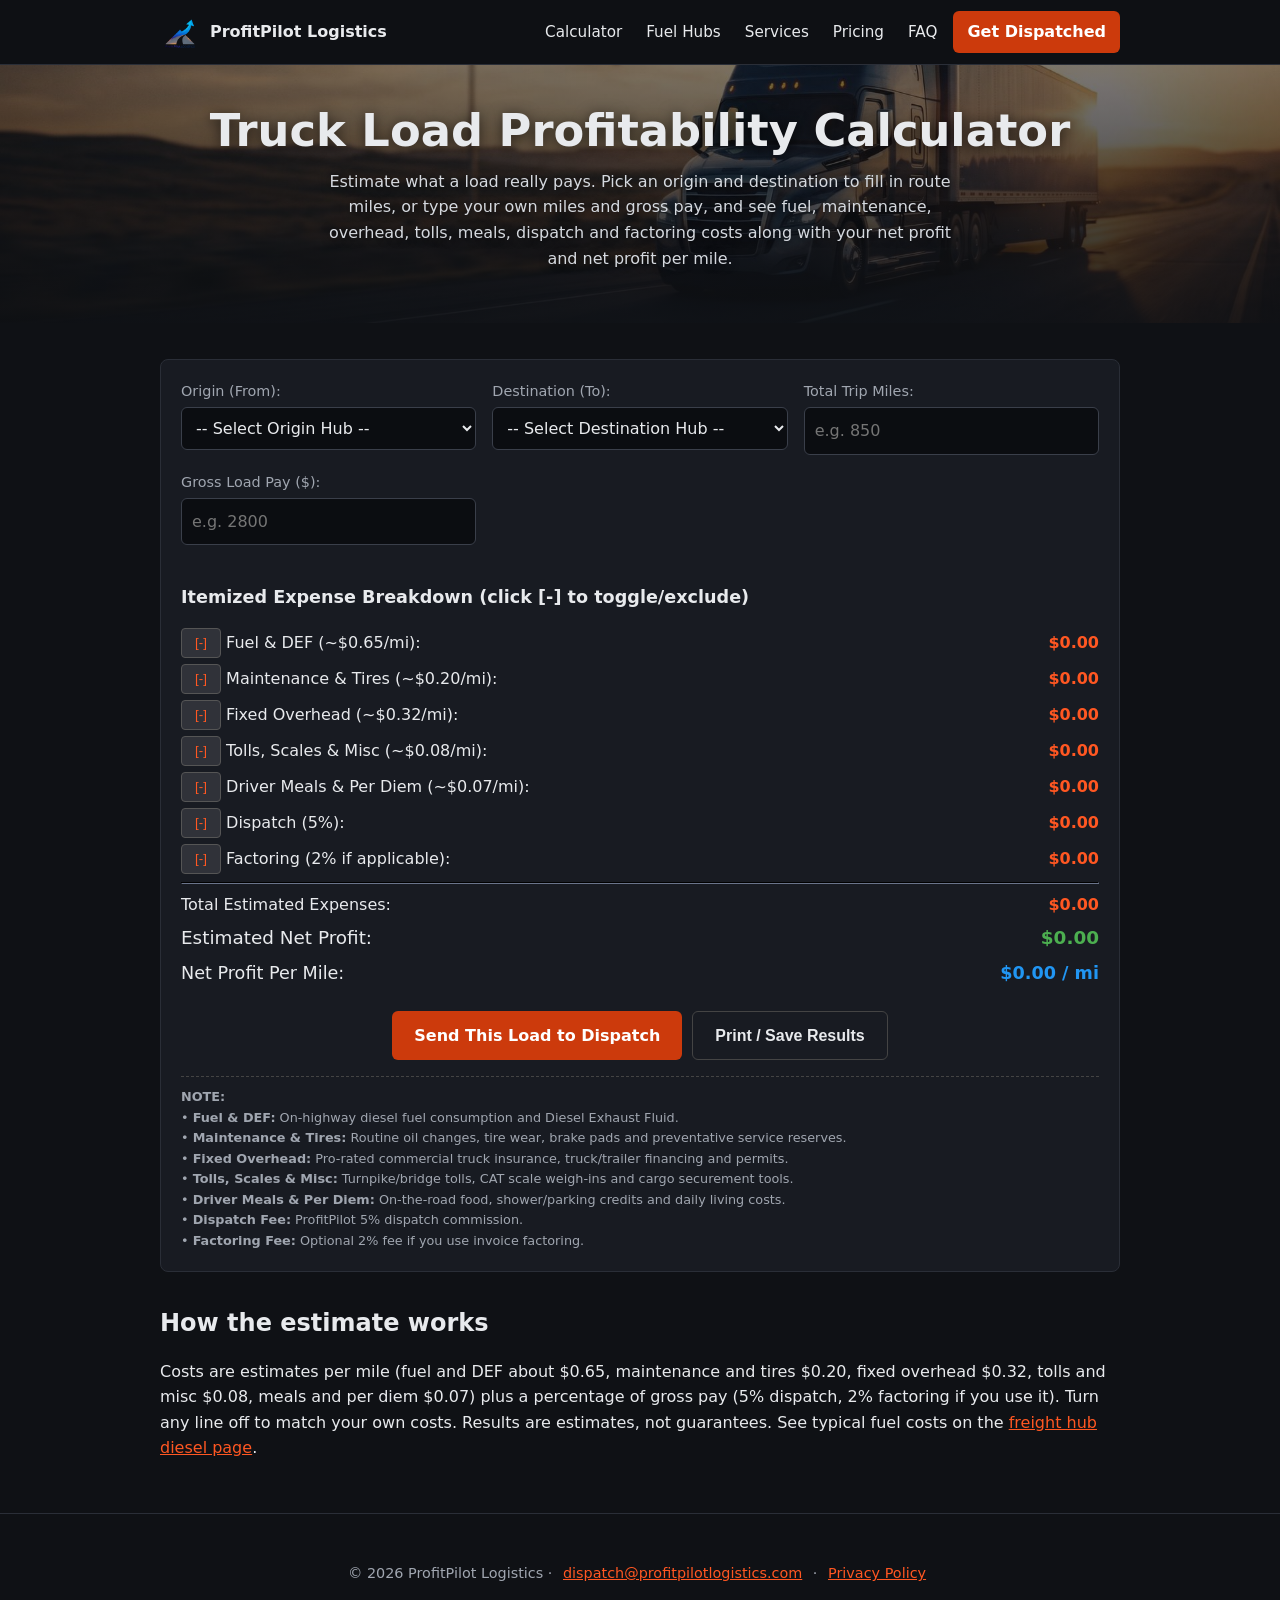
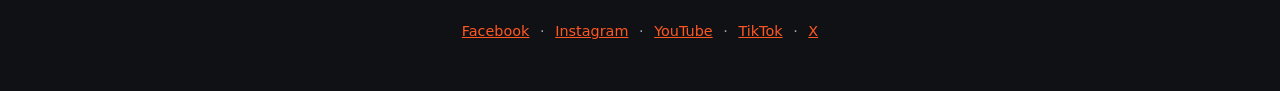
<file: load-profit-calculator.html>
<!DOCTYPE html><html lang="en"><head><meta charset="utf-8"><meta name="viewport" content="width=device-width, initial-scale=1"><title>Load Profitability Calculator for Truckers | ProfitPilot</title><meta name="description" content="Free trucking load profitability calculator. Enter route or miles and gross pay to see expenses, net profit and net profit per mile."><link rel="canonical" href="https://profitpilotlogistics.com/load-profit-calculator"><link rel="icon" href="images/favicon.png" type="image/png"><meta property="og:type" content="website"><meta property="og:title" content="Load Profitability Calculator for Truckers | ProfitPilot"><meta property="og:description" content="Free trucking load profitability calculator. Enter route or miles and gross pay to see expenses, net profit and net profit per mile."><meta property="og:url" content="https://profitpilotlogistics.com/load-profit-calculator"><meta property="og:image" content="https://profitpilotlogistics.com/images/logo.png"><meta name="twitter:card" content="summary"><link rel="stylesheet" href="assets/css/site.css"><script type="application/ld+json">{"@context":"https://schema.org","@type":"WebApplication","name":"Truck Load Profitability Calculator","url":"https://profitpilotlogistics.com/load-profit-calculator","applicationCategory":"BusinessApplication","operatingSystem":"Any","offers":{"@type":"Offer","price":"0","priceCurrency":"USD"},"publisher":{"@type":"Organization","name":"ProfitPilot Logistics"}}</script></head><body>
<header><div class="w"><a class="brand" href="./"><img src="images/logo.png" alt="ProfitPilot Logistics logo" width="40" height="40"><span>ProfitPilot Logistics</span></a>
<nav><a href="load-profit-calculator">Calculator</a><a href="fuel-hubs">Fuel Hubs</a><a href="./#services">Services</a><a href="./#pricing">Pricing</a><a href="./#faq">FAQ</a><a class="btn" style="padding:8px 14px;color:#fff" href="./#contact">Get Dispatched</a></nav></div></header>
<main><div class="pr pr-head"><div class="pr-brand"><img src="images/logo.png" alt="" width="46" height="46"><div><b>ProfitPilot Logistics</b><span>Truck Dispatch Services</span></div></div><div class="pr-links"><b>profitpilotlogistics.com</b><br>profitpilotlogistics.com/load-profit-calculator</div></div>
<div class="pr pr-title"><h2>Load Profitability <em>Report</em></h2><p id="pr-meta"></p></div><section class="hero" style="padding:40px 0 28px"><div class="w"><h1>Truck Load Profitability Calculator</h1><p class="sub">Estimate what a load really pays. Pick an origin and destination to fill in route miles, or type your own miles and gross pay, and see fuel, maintenance, overhead, tolls, meals, dispatch and factoring costs along with your net profit and net profit per mile.</p></div></section>
<section><div class="w">
<div class="c"><div class="g">
<div><label for="from">Origin (From):</label><select id="from"></select></div>
<div><label for="to">Destination (To):</label><select id="to"></select></div>
<div><label for="miles">Total Trip Miles:</label><input type="number" min="0" id="miles" placeholder="e.g. 850"></div>
<div><label for="gross">Gross Load Pay ($):</label><input type="number" min="0" id="gross" placeholder="e.g. 2800"></div></div>
<p id="mnote" class="notes" style="border:0;margin:8px 0 0"></p>
<h2 style="margin-top:20px;font-size:1.1em">Itemized Expense Breakdown<span class="noprint"> (click [-] to toggle/exclude)</span></h2>
<div id="rows"></div><hr style="border-color:#2a2e37">
<div class="row tr"><span>Total Estimated Expenses:</span><strong id="tot" class="neg">$0.00</strong></div>
<div class="row nr" style="font-size:1.15em"><span>Estimated Net Profit:</span><strong id="net" class="pos" aria-live="polite" aria-atomic="true">$0.00</strong></div>
<div class="row pr-pm" style="font-size:1.1em"><span>Net Profit Per Mile:</span><strong id="pm" aria-live="polite" aria-atomic="true" style="color:#2196f3">$0.00 / mi</strong></div>
<div class="noprint" style="display:flex;gap:10px;flex-wrap:wrap;justify-content:center;margin-top:24px"><a id="send" class="btn" href="./#contact">Send This Load to Dispatch</a><button class="btn o" type="button" id="print" style="margin-left:0">Print / Save Results</button></div>
<div class="notes"><strong>NOTE:</strong><br>
&bull; <strong>Fuel &amp; DEF:</strong> On-highway diesel fuel consumption and Diesel Exhaust Fluid.<br>
&bull; <strong>Maintenance &amp; Tires:</strong> Routine oil changes, tire wear, brake pads and preventative service reserves.<br>
&bull; <strong>Fixed Overhead:</strong> Pro-rated commercial truck insurance, truck/trailer financing and permits.<br>
&bull; <strong>Tolls, Scales &amp; Misc:</strong> Turnpike/bridge tolls, CAT scale weigh-ins and cargo securement tools.<br>
&bull; <strong>Driver Meals &amp; Per Diem:</strong> On-the-road food, shower/parking credits and daily living costs.<br>
&bull; <strong>Dispatch Fee:</strong> ProfitPilot 5% dispatch commission.<br>
&bull; <strong>Factoring Fee:</strong> Optional 2% fee if you use invoice factoring.</div></div>
<h2 class="noprint" style="margin-top:32px">How the estimate works</h2>
<p class="noprint">Costs are estimates per mile (fuel and DEF about $0.65, maintenance and tires $0.20, fixed overhead $0.32, tolls and misc $0.08, meals and per diem $0.07) plus a percentage of gross pay (5% dispatch, 2% factoring if you use it). Turn any line off to match your own costs. Results are estimates, not guarantees. See typical fuel costs on the <a href="fuel-hubs">freight hub diesel page</a>.</p></div></section><div class="pr pr-foot"><span>Estimates only, not a guarantee.</span><span>dispatch@profitpilotlogistics.com</span></div>
<script>addEventListener("beforeprint",function(){var f=document.getElementById("from").value,t=document.getElementById("to").value;document.getElementById("pr-meta").textContent=new Date().toLocaleDateString("en-US",{year:"numeric",month:"long",day:"numeric"})+(f&&t?"  |  "+f+" to "+t:"")})</script></main>
<footer><div class="w"><p>&copy; 2026 ProfitPilot Logistics &middot; <a href="mailto:dispatch@profitpilotlogistics.com">dispatch@profitpilotlogistics.com</a> &middot; <a href="privacy">Privacy Policy</a></p>
<p><a href="https://facebook.com/profitpilotlogistics" target="_blank" rel="noopener noreferrer">Facebook</a> &middot; <a href="https://instagram.com/profitpilotlogistics" target="_blank" rel="noopener noreferrer">Instagram</a> &middot; <a href="https://youtube.com/@profitpilotlogistics" target="_blank" rel="noopener noreferrer">YouTube</a> &middot; <a href="https://tiktok.com/@profitpilotlogistics" target="_blank" rel="noopener noreferrer">TikTok</a> &middot; <a href="https://x.com/profitpilotlog" target="_blank" rel="noopener noreferrer">X</a></p></div></footer><script src="assets/js/calc.js" defer></script></body></html>
</file>
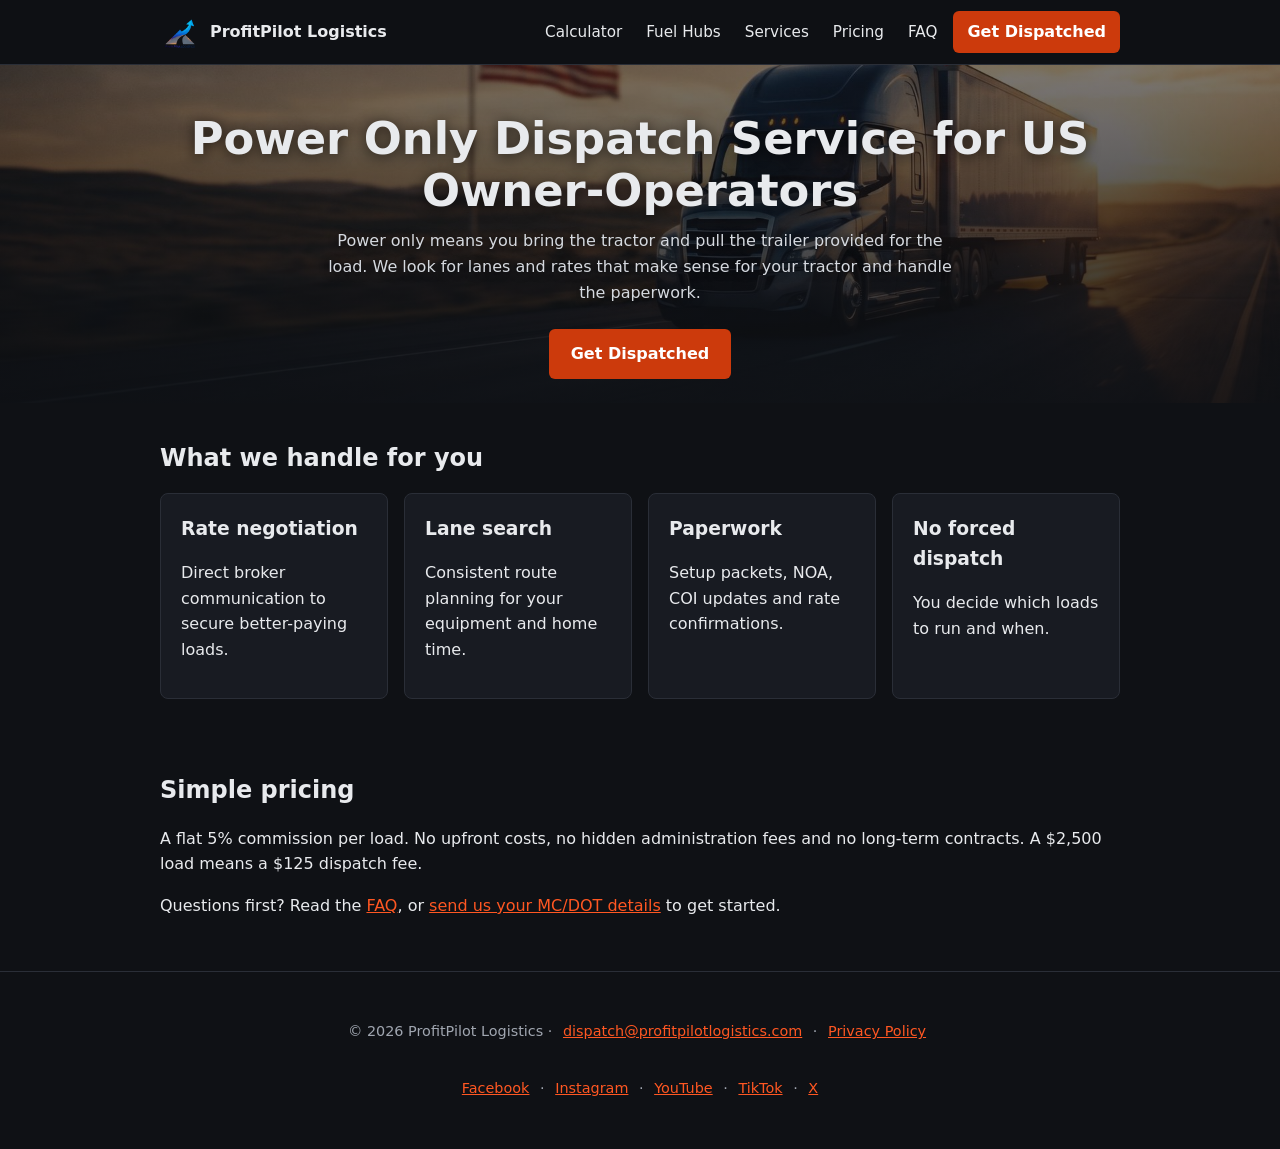
<file: power-only-dispatch.html>
<!DOCTYPE html><html lang="en"><head><meta charset="utf-8"><meta name="viewport" content="width=device-width, initial-scale=1">
<title>Power Only Dispatch Service for Owner-Operators | ProfitPilot Logistics</title>
<meta name="description" content="Power Only dispatching for US owner-operators. Rate negotiation, paperwork and invoicing support for a flat 5% per load. No contracts.">
<link rel="canonical" href="https://profitpilotlogistics.com/power-only-dispatch">
<link rel="icon" href="images/favicon.png" type="image/png">
<meta property="og:type" content="website"><meta property="og:title" content="Power Only Dispatch Service | ProfitPilot Logistics"><meta property="og:url" content="https://profitpilotlogistics.com/power-only-dispatch"><meta property="og:image" content="https://profitpilotlogistics.com/images/logo.png">
<link rel="stylesheet" href="assets/css/site.css"></head><body>
<header><div class="w"><a class="brand" href="./"><img src="images/logo.png" alt="ProfitPilot Logistics logo" width="40" height="40"><span>ProfitPilot Logistics</span></a>
<nav><a href="load-profit-calculator">Calculator</a><a href="fuel-hubs">Fuel Hubs</a><a href="./#services">Services</a><a href="./#pricing">Pricing</a><a href="./#faq">FAQ</a><a class="btn" style="padding:8px 14px;color:#fff" href="./#contact">Get Dispatched</a></nav></div></header>
<main><section class="hero" style="padding:48px 0 24px"><div class="w"><h1>Power Only Dispatch Service for US Owner-Operators</h1><p class="sub">Power only means you bring the tractor and pull the trailer provided for the load. We look for lanes and rates that make sense for your tractor and handle the paperwork.</p><a class="btn" href="./#contact">Get Dispatched</a></div></section>
<section><div class="w"><h2>What we handle for you</h2><div class="g">
<div class="c"><h3>Rate negotiation</h3><p>Direct broker communication to secure better-paying loads.</p></div>
<div class="c"><h3>Lane search</h3><p>Consistent route planning for your equipment and home time.</p></div>
<div class="c"><h3>Paperwork</h3><p>Setup packets, NOA, COI updates and rate confirmations.</p></div>
<div class="c"><h3>No forced dispatch</h3><p>You decide which loads to run and when.</p></div></div></div></section>
<section><div class="w"><h2>Simple pricing</h2><p>A flat 5% commission per load. No upfront costs, no hidden administration fees and no long-term contracts. A $2,500 load means a $125 dispatch fee.</p>
<p>Questions first? Read the <a href="./#faq">FAQ</a>, or <a href="./#contact">send us your MC/DOT details</a> to get started.</p></div></section></main>
<footer><div class="w"><p>&copy; 2026 ProfitPilot Logistics &middot; <a href="mailto:dispatch@profitpilotlogistics.com">dispatch@profitpilotlogistics.com</a> &middot; <a href="privacy">Privacy Policy</a></p>
<p><a href="https://facebook.com/profitpilotlogistics" target="_blank" rel="noopener noreferrer">Facebook</a> &middot; <a href="https://instagram.com/profitpilotlogistics" target="_blank" rel="noopener noreferrer">Instagram</a> &middot; <a href="https://youtube.com/@profitpilotlogistics" target="_blank" rel="noopener noreferrer">YouTube</a> &middot; <a href="https://tiktok.com/@profitpilotlogistics" target="_blank" rel="noopener noreferrer">TikTok</a> &middot; <a href="https://x.com/profitpilotlog" target="_blank" rel="noopener noreferrer">X</a></p></div></footer></body></html>
</file>
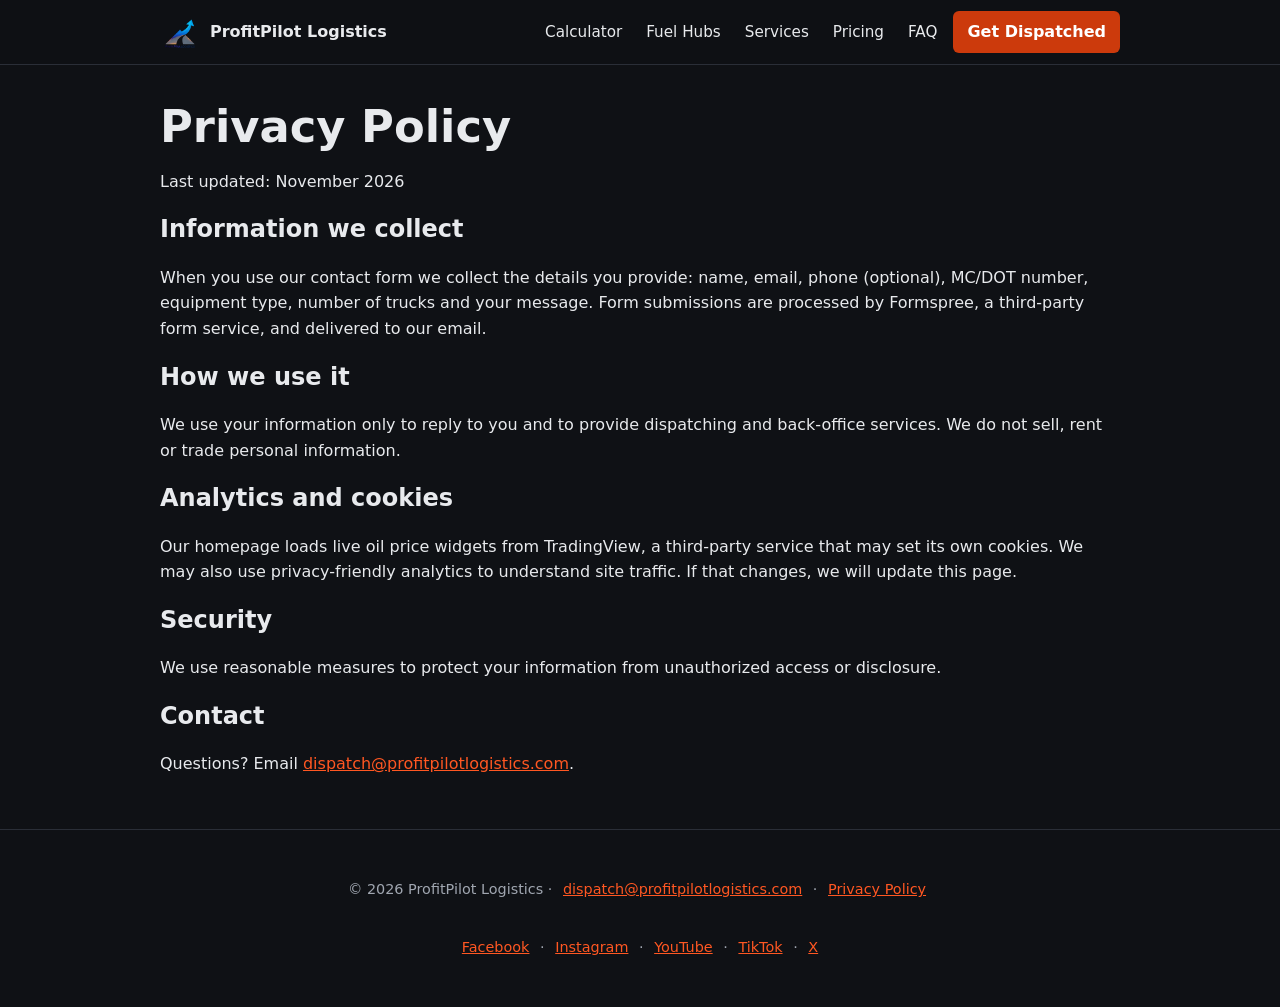
<file: privacy.html>
<!DOCTYPE html><html lang="en"><head><meta charset="utf-8"><meta name="viewport" content="width=device-width, initial-scale=1"><title>Privacy Policy | ProfitPilot Logistics</title><meta name="robots" content="noindex"><link rel="canonical" href="https://profitpilotlogistics.com/privacy"><link rel="icon" href="images/favicon.png" type="image/png"><link rel="stylesheet" href="assets/css/site.css"></head><body>
<header><div class="w"><a class="brand" href="./"><img src="images/logo.png" alt="ProfitPilot Logistics logo" width="40" height="40"><span>ProfitPilot Logistics</span></a>
<nav><a href="load-profit-calculator">Calculator</a><a href="fuel-hubs">Fuel Hubs</a><a href="./#services">Services</a><a href="./#pricing">Pricing</a><a href="./#faq">FAQ</a><a class="btn" style="padding:8px 14px;color:#fff" href="./#contact">Get Dispatched</a></nav></div></header>
<main><section><div class="w"><h1>Privacy Policy</h1><p>Last updated: November 2026</p>
<h2>Information we collect</h2><p>When you use our contact form we collect the details you provide: name, email, phone (optional), MC/DOT number, equipment type, number of trucks and your message. Form submissions are processed by Formspree, a third-party form service, and delivered to our email.</p>
<h2>How we use it</h2><p>We use your information only to reply to you and to provide dispatching and back-office services. We do not sell, rent or trade personal information.</p>
<h2>Analytics and cookies</h2><p>Our homepage loads live oil price widgets from TradingView, a third-party service that may set its own cookies. We may also use privacy-friendly analytics to understand site traffic. If that changes, we will update this page.</p>
<h2>Security</h2><p>We use reasonable measures to protect your information from unauthorized access or disclosure.</p>
<h2>Contact</h2><p>Questions? Email <a href="mailto:dispatch@profitpilotlogistics.com">dispatch@profitpilotlogistics.com</a>.</p></div></section></main>
<footer><div class="w"><p>&copy; 2026 ProfitPilot Logistics &middot; <a href="mailto:dispatch@profitpilotlogistics.com">dispatch@profitpilotlogistics.com</a> &middot; <a href="privacy">Privacy Policy</a></p>
<p><a href="https://facebook.com/profitpilotlogistics" target="_blank" rel="noopener noreferrer">Facebook</a> &middot; <a href="https://instagram.com/profitpilotlogistics" target="_blank" rel="noopener noreferrer">Instagram</a> &middot; <a href="https://youtube.com/@profitpilotlogistics" target="_blank" rel="noopener noreferrer">YouTube</a> &middot; <a href="https://tiktok.com/@profitpilotlogistics" target="_blank" rel="noopener noreferrer">TikTok</a> &middot; <a href="https://x.com/profitpilotlog" target="_blank" rel="noopener noreferrer">X</a></p></div></footer></body></html>
</file>
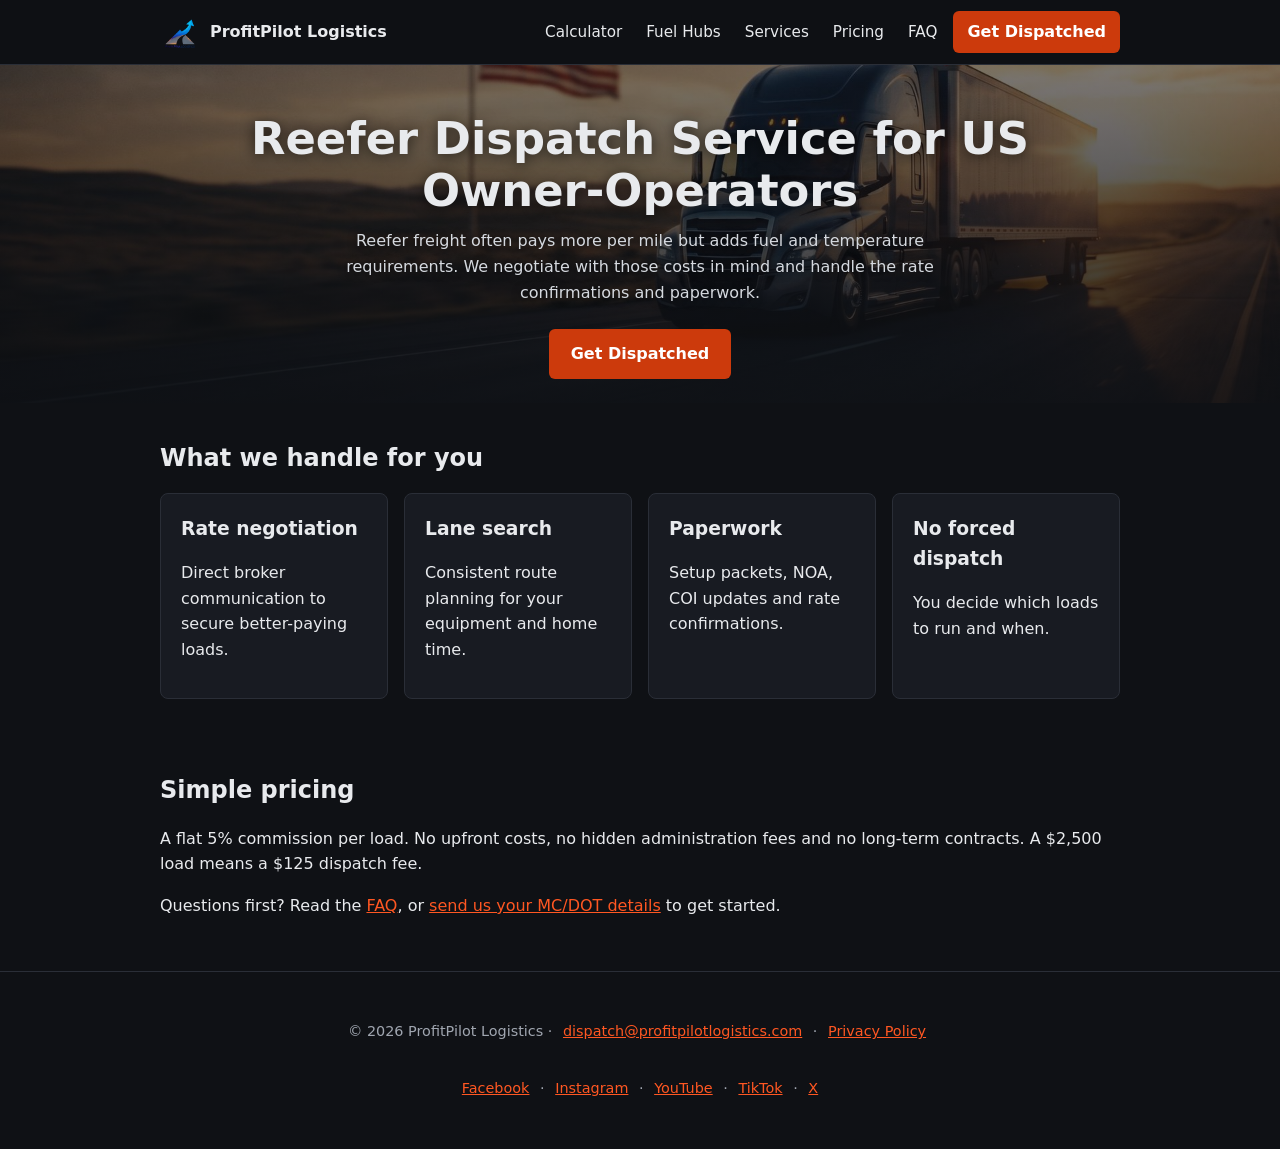
<file: reefer-dispatch.html>
<!DOCTYPE html><html lang="en"><head><meta charset="utf-8"><meta name="viewport" content="width=device-width, initial-scale=1">
<title>Reefer Dispatch Service for Owner-Operators | ProfitPilot Logistics</title>
<meta name="description" content="Reefer dispatching for US owner-operators. Rate negotiation, paperwork and invoicing support for a flat 5% per load. No contracts.">
<link rel="canonical" href="https://profitpilotlogistics.com/reefer-dispatch">
<link rel="icon" href="images/favicon.png" type="image/png">
<meta property="og:type" content="website"><meta property="og:title" content="Reefer Dispatch Service | ProfitPilot Logistics"><meta property="og:url" content="https://profitpilotlogistics.com/reefer-dispatch"><meta property="og:image" content="https://profitpilotlogistics.com/images/logo.png">
<link rel="stylesheet" href="assets/css/site.css"></head><body>
<header><div class="w"><a class="brand" href="./"><img src="images/logo.png" alt="ProfitPilot Logistics logo" width="40" height="40"><span>ProfitPilot Logistics</span></a>
<nav><a href="load-profit-calculator">Calculator</a><a href="fuel-hubs">Fuel Hubs</a><a href="./#services">Services</a><a href="./#pricing">Pricing</a><a href="./#faq">FAQ</a><a class="btn" style="padding:8px 14px;color:#fff" href="./#contact">Get Dispatched</a></nav></div></header>
<main><section class="hero" style="padding:48px 0 24px"><div class="w"><h1>Reefer Dispatch Service for US Owner-Operators</h1><p class="sub">Reefer freight often pays more per mile but adds fuel and temperature requirements. We negotiate with those costs in mind and handle the rate confirmations and paperwork.</p><a class="btn" href="./#contact">Get Dispatched</a></div></section>
<section><div class="w"><h2>What we handle for you</h2><div class="g">
<div class="c"><h3>Rate negotiation</h3><p>Direct broker communication to secure better-paying loads.</p></div>
<div class="c"><h3>Lane search</h3><p>Consistent route planning for your equipment and home time.</p></div>
<div class="c"><h3>Paperwork</h3><p>Setup packets, NOA, COI updates and rate confirmations.</p></div>
<div class="c"><h3>No forced dispatch</h3><p>You decide which loads to run and when.</p></div></div></div></section>
<section><div class="w"><h2>Simple pricing</h2><p>A flat 5% commission per load. No upfront costs, no hidden administration fees and no long-term contracts. A $2,500 load means a $125 dispatch fee.</p>
<p>Questions first? Read the <a href="./#faq">FAQ</a>, or <a href="./#contact">send us your MC/DOT details</a> to get started.</p></div></section></main>
<footer><div class="w"><p>&copy; 2026 ProfitPilot Logistics &middot; <a href="mailto:dispatch@profitpilotlogistics.com">dispatch@profitpilotlogistics.com</a> &middot; <a href="privacy">Privacy Policy</a></p>
<p><a href="https://facebook.com/profitpilotlogistics" target="_blank" rel="noopener noreferrer">Facebook</a> &middot; <a href="https://instagram.com/profitpilotlogistics" target="_blank" rel="noopener noreferrer">Instagram</a> &middot; <a href="https://youtube.com/@profitpilotlogistics" target="_blank" rel="noopener noreferrer">YouTube</a> &middot; <a href="https://tiktok.com/@profitpilotlogistics" target="_blank" rel="noopener noreferrer">TikTok</a> &middot; <a href="https://x.com/profitpilotlog" target="_blank" rel="noopener noreferrer">X</a></p></div></footer></body></html>
</file>
<file: assets/css/site.css>
:root{--bg:#0f1115;--card:#181b22;--tx:#e8eaed;--mut:#a0a6b0;--ac:#ff5722;--ln:#2a2e37;color-scheme:dark}
*{box-sizing:border-box}
body{margin:0;font:16px/1.6 system-ui,-apple-system,"Segoe UI",Roboto,sans-serif;background:var(--bg);color:var(--tx)}
a{color:var(--ac)}
.w{max-width:1000px;margin:0 auto;padding:0 20px}
header{position:sticky;top:0;z-index:9;background:rgba(15,17,21,.96);border-bottom:1px solid var(--ln);padding-top:env(safe-area-inset-top,0)}
header .w{display:flex;align-items:center;justify-content:space-between;gap:12px;flex-wrap:wrap;padding-top:10px;padding-bottom:10px}
.brand{display:flex;align-items:center;gap:10px;color:var(--tx);text-decoration:none;font-weight:700}
nav a{color:var(--tx);text-decoration:none;margin-left:16px;font-size:.95em}
nav a:hover{color:var(--ac)}
.hero{padding:64px 0 40px;text-align:center;background:radial-gradient(circle at 50% 0,#2b1a12,transparent 65%)}
h1{font-size:clamp(1.8rem,5vw,2.8rem);line-height:1.15;margin:0 0 12px}
h2{margin:0 0 16px}
.sub{color:var(--mut);max-width:640px;margin:0 auto 24px}
.btn{display:inline-block;background:var(--ac);color:#fff;padding:12px 22px;border-radius:6px;font-weight:700;text-decoration:none;border:0;cursor:pointer;font-size:1em}
.btn.o{background:transparent;border:1px solid #444;color:var(--tx);margin-left:8px}
section{padding:36px 0}
.g{display:grid;gap:16px;grid-template-columns:repeat(auto-fit,minmax(220px,1fr))}
.c{background:var(--card);border:1px solid var(--ln);border-radius:8px;padding:20px}
.c h3{margin:0 0 6px}
.c a{text-decoration:none}
.big{font-size:1.4em;font-weight:800;color:var(--ac)}
details{background:var(--card);border:1px solid var(--ln);border-radius:8px;padding:12px 16px;margin-bottom:10px}
summary{cursor:pointer;font-weight:600}
form{display:grid;gap:12px;grid-template-columns:1fr 1fr}
form .f{grid-column:1/-1}
label{display:block;font-size:.9em;color:var(--mut);margin-bottom:4px}
input,select,textarea{width:100%;padding:10px;background:#0b0d11;color:var(--tx);border:1px solid #3a3f4a;border-radius:6px;font:inherit}
:focus-visible{outline:2px solid var(--ac);outline-offset:2px}
footer{border-top:1px solid var(--ln);padding:24px 0;color:var(--mut);font-size:.9em;text-align:center}
@media(max-width:600px){form{grid-template-columns:1fr}nav a{margin:0 10px 0 0}}
.hero{background:linear-gradient(rgba(15,17,21,.55),rgba(15,17,21,.9)),url(../../images/hero.jpg) center 45%/cover,#0f1115}
.hero h1{text-shadow:0 2px 14px rgba(0,0,0,.65)}
.hero .sub{color:#d5d9df;text-shadow:0 1px 8px rgba(0,0,0,.6)}
.est,.tick{background:rgba(0,0,0,.7);border:1px solid #3a3f4a;border-radius:8px;padding:16px;max-width:700px;margin:24px auto 0}
.est .r{display:flex;flex-wrap:wrap;gap:10px;align-items:center;justify-content:center}
.est input{width:140px}
.pos{color:#4caf50}.neg{color:#ff5722}
.tick{max-width:520px;padding:8px 12px;text-align:center;margin-top:12px}.tick small{color:var(--mut)}
.tvw{display:flex;gap:6px;flex-wrap:wrap;min-height:70px}.tvw>div{flex:1;min-width:150px;height:70px}
.row{display:flex;justify-content:space-between;align-items:center;gap:8px;margin-bottom:6px}
.tg{background:rgba(255,255,255,.1);border:1px solid #555;color:var(--ac);padding:2px 8px;border-radius:4px;cursor:pointer}
.tg.x{background:var(--ac);color:#fff;text-decoration:line-through}
.notes{font-size:.8em;color:var(--mut);border-top:1px dashed #444;margin-top:16px;padding-top:10px}
table{width:100%;border-collapse:collapse}th,td{padding:8px;border-bottom:1px solid var(--ln);text-align:left}
.scroll{overflow-x:auto}
.tick,.tvw,.tvw iframe{color-scheme:normal}
.tvw>div{background:#0b0d11;border-radius:6px;overflow:hidden}
.pr{display:none}
@page{size:auto;margin:0}
@media print{
*{-webkit-print-color-adjust:exact;print-color-adjust:exact}
html,body{height:auto;margin:0;background:#fff!important}
body{padding:12mm 14mm 22mm;color:#111;font-size:13.5px;line-height:1.45}
body::before{content:"ProfitPilot Logistics  |  profitpilotlogistics.com";position:fixed;top:44%;left:-2%;font-size:50px;font-weight:700;transform:rotate(-30deg);color:#000;opacity:.05;white-space:nowrap;z-index:-1}
header,footer,.noprint,.hero,.tg,hr{display:none!important}
section{padding:0}
.w{max-width:none;padding:0}
.pr-head{display:flex;justify-content:space-between;align-items:center;border-bottom:3px solid #ff5722;padding-bottom:10px}
.pr-brand{display:flex;align-items:center;gap:10px}
.pr-brand img{width:46px;height:46px}
.pr-brand b{font-size:20px;display:block;color:#0f1115}
.pr-brand span{color:#666;font-size:12px}
.pr-links{text-align:right;font-size:11.5px;color:#555;line-height:1.5}
.pr-links b{color:#ff5722;font-size:13px}
.pr-title{display:block;background:#0f1115;border-radius:8px;padding:12px 16px;margin:14px 0}
.pr-title h2{margin:0;font-size:22px;letter-spacing:1.5px;text-transform:uppercase;color:#fff}
.pr-title h2 em{color:#ff7043;font-style:normal}
.pr-title p{margin:3px 0 0;font-size:12px;color:#c9ccd2}
.c{background:none;border:0;padding:0}
.g{display:grid;grid-template-columns:1fr 1fr;gap:8px 10px}
.g>div{background:#f4f5f7;border:1px solid #e1e3e8;border-radius:6px;padding:7px 10px}
label{font-size:10px;text-transform:uppercase;letter-spacing:.8px;color:#777;margin:0 0 2px}
input,select{background:none!important;border:0;color:#111;font-size:15px;font-weight:700;padding:0;appearance:none;-webkit-appearance:none}
.c h2{font-size:15px!important;margin:14px 0 6px!important;color:#0f1115;border-bottom:2px solid #ff5722;padding-bottom:3px;display:inline-block}
.row{display:flex;justify-content:space-between;padding:6px 10px;font-size:13.5px!important;border-bottom:1px solid #eceef2;margin:0}
#rows .row:nth-child(odd){background:#f8f9fb}
.row strong{color:#d84315}
.row.tr{margin-top:6px;font-weight:700;background:#f4f5f7}
.row.nr{background:#0f1115;color:#fff;font-size:20px!important;padding:12px 14px;border:0;border-radius:8px;margin-top:8px}
.row.nr strong{font-size:24px}
.row.nr #net.pos{color:#69f0ae}
.row.nr #net.neg{color:#ff8a65}
.row.pr-pm{font-size:15px!important;font-weight:700;padding:8px 14px}
.row.pr-pm strong{color:#1565c0!important}
.notes{display:block;font-size:10.5px;line-height:1.5;color:#444;background:#fff7f3;border:0;border-left:4px solid #ff5722;border-radius:4px;padding:8px 12px;margin-top:14px}
#mnote{margin:6px 0 0;background:none;border:0;padding:0;font-style:italic}
#mnote:empty{display:none}
.pr-foot{display:flex;justify-content:space-between;gap:12px;position:fixed;left:14mm;right:14mm;bottom:9mm;border-top:2px solid #ff5722;padding-top:6px;font-size:10.5px;color:#555}
input{outline:0!important}
input::-webkit-inner-spin-button,input::-webkit-outer-spin-button{display:none}
input{-moz-appearance:textfield}
}
html{scroll-padding-top:80px}
nav a{display:inline-block;padding:10px 8px;margin-left:8px}
.btn{background:#cc3a0c}
summary{padding:8px 0}
footer a{display:inline-block;padding:10px 6px}
.c h3 a,.est a{display:inline-block;padding:6px 0}
.tg{min-width:40px;min-height:30px}
@media(pointer:coarse){.tg{min-width:44px;min-height:40px}}
@media(max-width:700px){header{position:static}nav{display:flex;flex-wrap:wrap;align-items:center;gap:0 4px}nav a{margin-left:0}}
@media print{html{-webkit-text-size-adjust:100%;text-size-adjust:100%}}
@supports (-webkit-touch-callout:none){@media print{
body{position:relative;zoom:.92;padding:8mm 12mm 12mm!important;font-size:12.5px!important;line-height:1.35!important}
body::before{position:absolute!important;top:95mm!important}
.pr-brand img{width:38px;height:38px}
.pr-brand b{font-size:18px}
.pr-title{padding:8px 14px!important;margin:10px 0!important}
.pr-title h2{font-size:19px!important}
.pr-title p{font-size:11px!important}
.g{gap:6px 8px!important}
.g>div{padding:5px 8px!important}
input,select{font-size:14px!important}
.c h2{font-size:14px!important;margin:8px 0 4px!important}
.row{padding:3px 10px!important;font-size:12.5px!important}
.row.nr{padding:8px 12px!important;font-size:17px!important;margin-top:6px!important}
.row.nr strong{font-size:21px!important}
.row.pr-pm{padding:5px 12px!important;font-size:14px!important}
.notes{font-size:9.5px!important;line-height:1.4!important;padding:6px 10px!important;margin-top:8px!important}
.pr-foot{position:static!important;margin-top:10px}
}}
</file>
